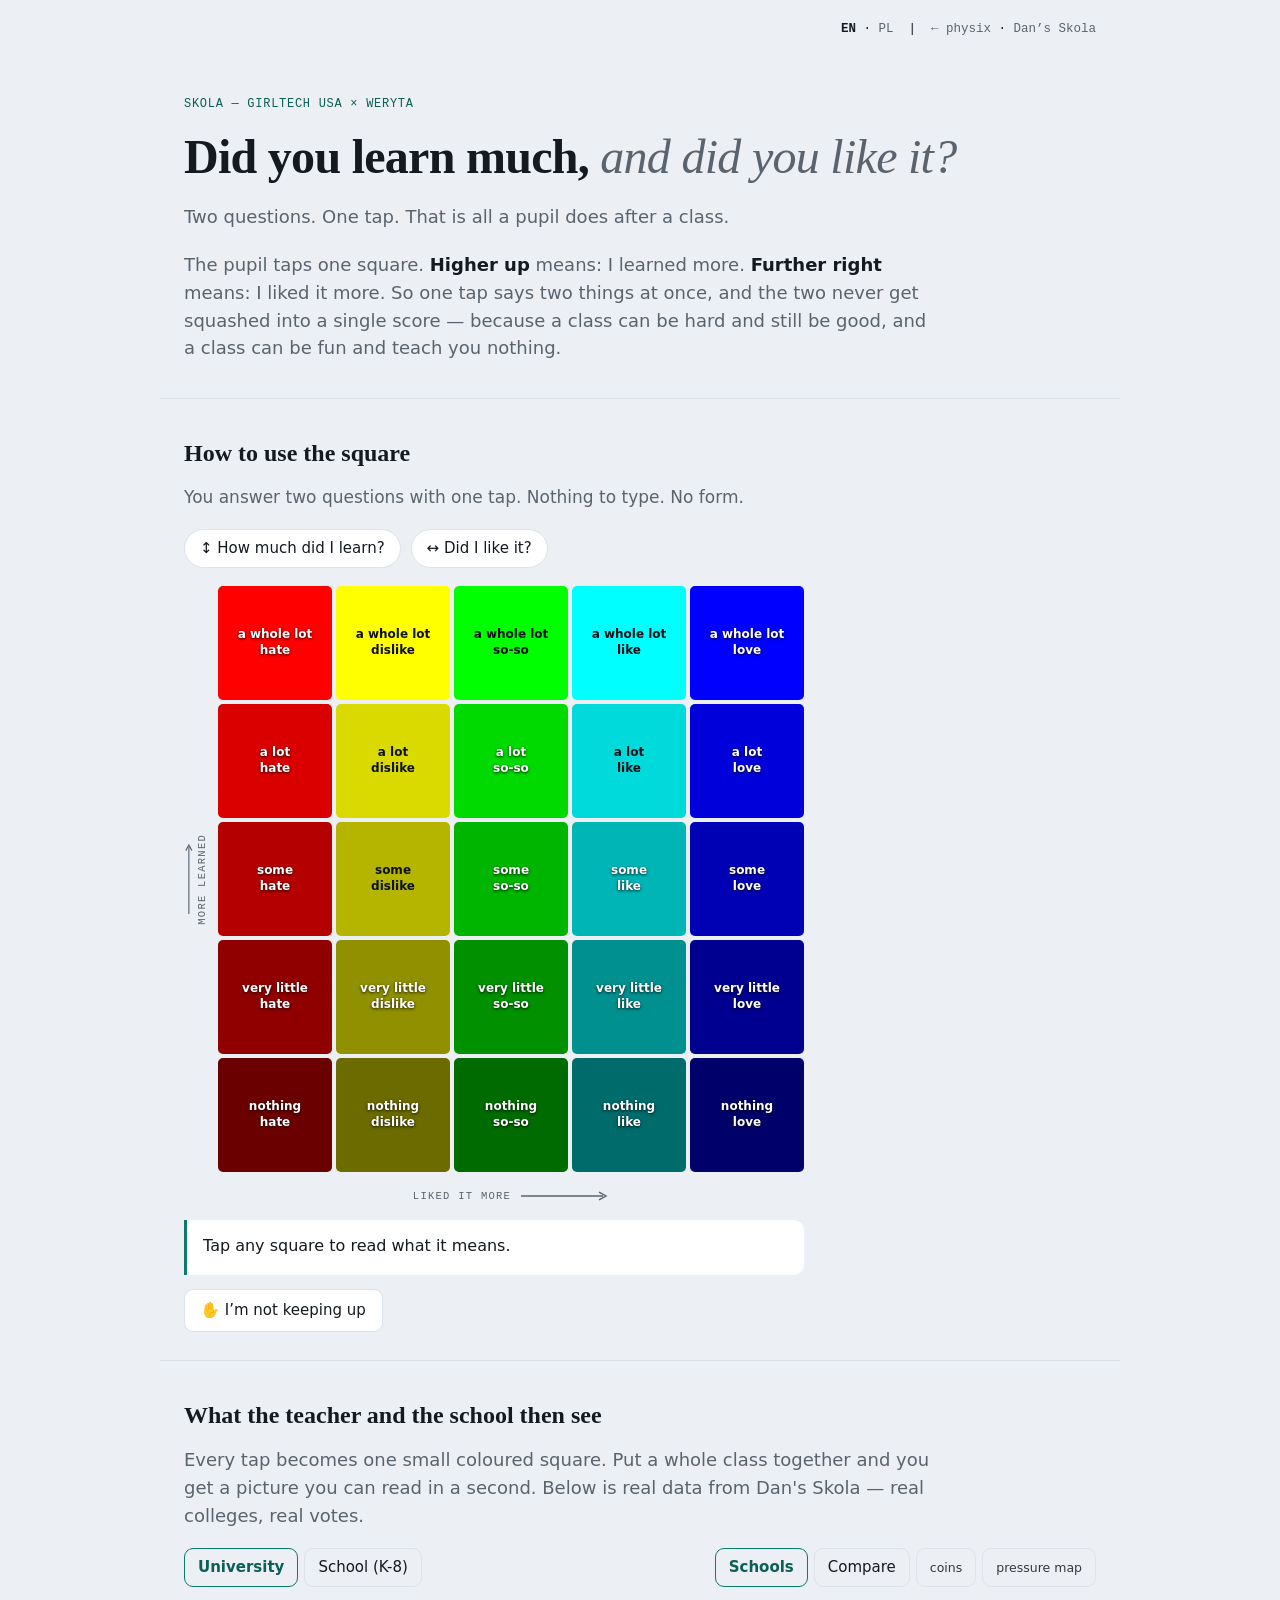
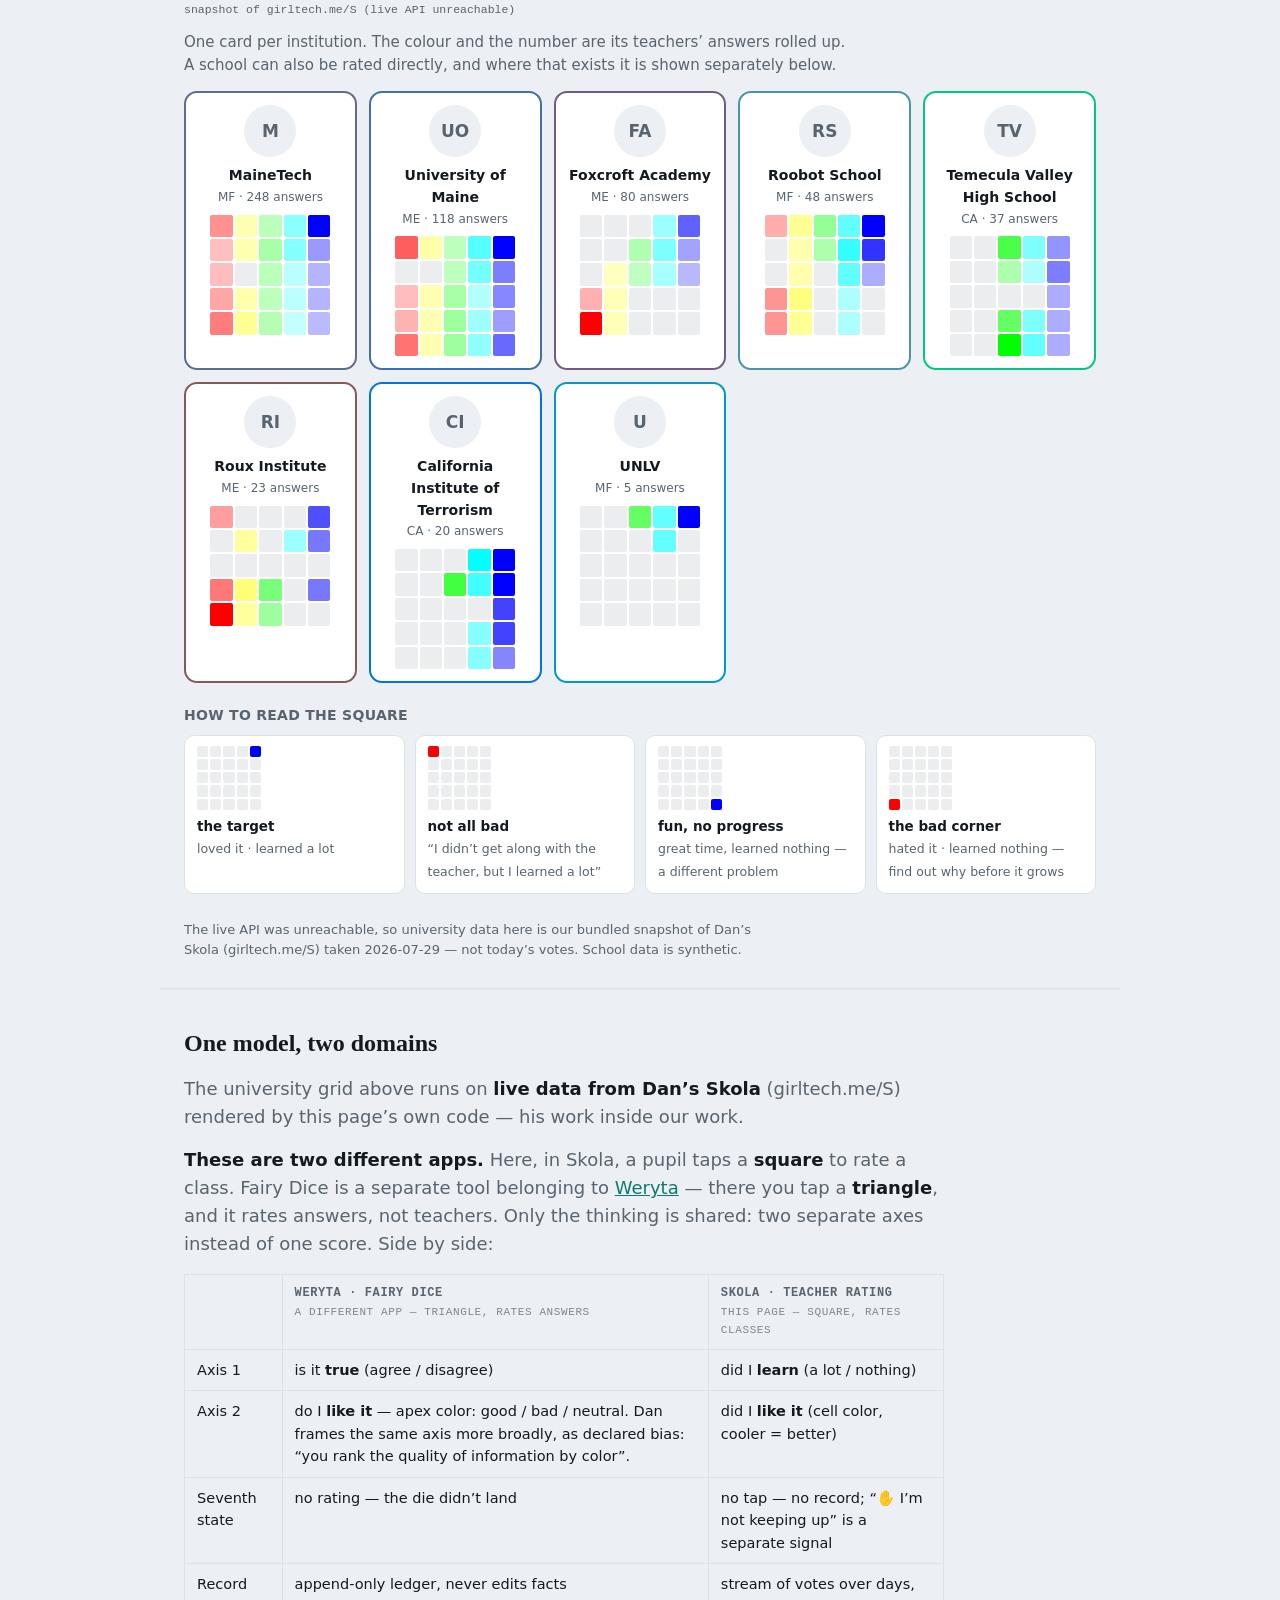
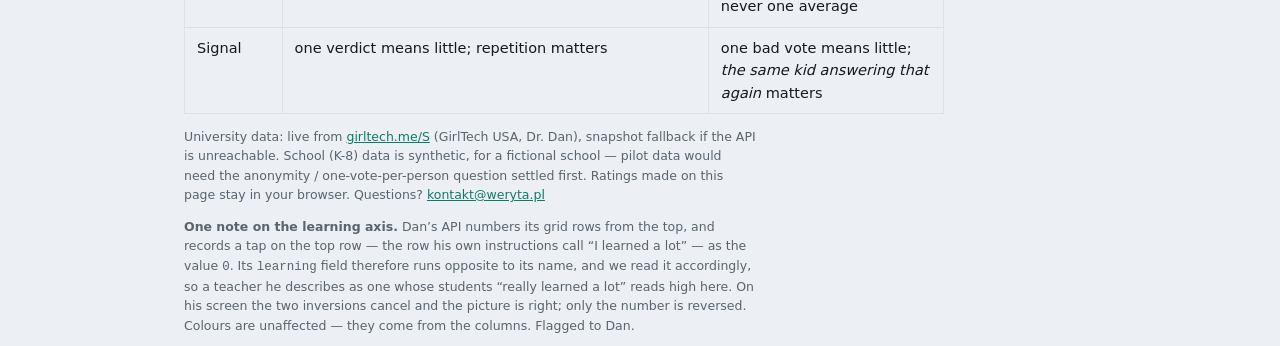
<file: index.html>
<!doctype html>
<html lang="en">
<head>
<meta charset="utf-8">
<meta name="viewport" content="width=device-width, initial-scale=1">
<meta name="description" content="Skola — rate a teacher on two axes: how much you learned and how much you liked it. One tap. The same model as Weryta's Fairy Dice, in a second domain.">
<link rel="canonical" href="https://skola.weryta.com/">
<link rel="alternate" hreflang="en" href="https://skola.weryta.com/">
<link rel="alternate" hreflang="pl" href="https://skola.weryta.com/pl/">
<link rel="alternate" hreflang="x-default" href="https://skola.weryta.com/">
<title>Skola — teacher rating on two axes, one tap</title>
<style>
:root{
  --paper:#eceff3; --card:#ffffff; --ink:#141a20; --muted:#59646f;
  --line:#dce2e9; --accent:#0e7a6b; --accent-ink:#0b5f54;
  --serif:"Iowan Old Style",Georgia,"Times New Roman",serif;
  --sans:system-ui,-apple-system,"Segoe UI",Roboto,Helvetica,sans-serif;
  --mono:ui-monospace,"SF Mono","JetBrains Mono","Cascadia Code",Menlo,monospace;
}
@media (prefers-color-scheme:dark){:root{
  --paper:#0d1217; --card:#151c23; --ink:#e7edf3; --muted:#94a2b0;
  --line:#232d38; --accent:#39b7a2; --accent-ink:#5fcdb9;
}}
*{box-sizing:border-box}
body{background:var(--paper);color:var(--ink);font-family:var(--sans);line-height:1.55;margin:0;-webkit-font-smoothing:antialiased}
.wrap{max-width:960px;margin:0 auto;padding:0 24px}
.rule{max-width:960px;margin:28px auto;border:0;border-top:1px solid var(--line)}
.langsw{max-width:960px;margin:0 auto;padding:20px 24px 0;font-family:var(--mono);font-size:12.5px;text-align:right}
.langsw a{color:var(--muted);text-decoration:none}.langsw a.on{color:var(--ink);font-weight:700}.langsw a:hover{color:var(--accent)}
.hero{padding:56px 24px 8px;max-width:960px;margin:0 auto}
.eyebrow{font-family:var(--mono);font-size:12px;letter-spacing:.06em;color:var(--accent-ink);text-transform:uppercase;margin:0 0 18px}
h1{font-family:var(--serif);font-size:clamp(32px,5.4vw,48px);font-weight:600;line-height:1.06;letter-spacing:-.015em;margin:0;text-wrap:balance}
h1 .light{color:var(--muted);font-style:italic;font-weight:500}
h2{font-family:var(--serif);font-size:24px;font-weight:600;margin:36px 0 12px}
.lede{font-size:18px;color:var(--muted);max-width:66ch;margin:20px 0 0}
.lede strong{color:var(--ink);font-weight:600}
table.map{border-collapse:collapse;width:100%;max-width:760px;font-size:14.5px}
table.map th,table.map td{border:1px solid var(--line);padding:9px 12px;text-align:left;vertical-align:top}
table.map th{font-family:var(--mono);font-size:12px;letter-spacing:.05em;text-transform:uppercase;color:var(--muted)}
footer{padding:44px 24px 72px;color:var(--muted);font-size:12.5px}
footer .fnote{max-width:72ch}
a{color:var(--accent)}
</style>
</head>
<body>
<div class="langsw"><a class="on" href="./">EN</a> · <a href="pl/">PL</a> &nbsp;|&nbsp; <a href="https://physix.weryta.com/">← physix</a> · <a href="https://girltech.me/S">Dan’s Skola</a></div>
<section class="hero">
  <p class="eyebrow">Skola — GirlTech USA × Weryta</p>
  <h1>Did you learn much, <span class="light">and did you like it?</span></h1>
  <p class="lede">Two questions. One tap. That is all a pupil does after a class.</p>
  <p class="lede">The pupil taps one square. <strong>Higher up</strong> means: I learned more.
  <strong>Further right</strong> means: I liked it more. So one tap says two things at once,
  and the two never get squashed into a single score — because a class can be hard and still
  be good, and a class can be fun and teach you nothing.</p>
</section>
<hr class="rule">
<section class="wrap">
  <h2>How to use the square</h2>
  <div id="skola-guide"></div>
</section>
<hr class="rule">
<section class="wrap">
  <h2>What the teacher and the school then see</h2>
  <p class="lede" style="margin:0 0 18px">Every tap becomes one small coloured square.
  Put a whole class together and you get a picture you can read in a second.
  Below is real data from Dan's Skola — real colleges, real votes.</p>
  <div id="skola"></div>
</section>
<hr class="rule">
<section class="wrap">
  <h2>One model, two domains</h2>
  <p class="lede" style="margin:0 0 16px">The university grid above runs on <strong>live data from Dan’s Skola</strong>
  (girltech.me/S) rendered by this page’s own code — his work inside our work.</p>
  <p class="lede" style="margin:0 0 16px"><strong>These are two different apps.</strong> Here, in Skola,
  a pupil taps a <strong>square</strong> to rate a class. Fairy Dice is a separate tool belonging to
  <a href="https://weryta.pl">Weryta</a> — there you tap a <strong>triangle</strong>, and it rates
  answers, not teachers. Only the thinking is shared: two separate axes instead of one score.
  Side by side:</p>
  <table class="map">
    <tr><th></th><th>Weryta · Fairy Dice<br><span style="font-weight:400;font-size:11px;opacity:.75">a different app — triangle, rates answers</span></th><th>Skola · teacher rating<br><span style="font-weight:400;font-size:11px;opacity:.75">this page — square, rates classes</span></th></tr>
    <tr><td>Axis 1</td><td>is it <strong>true</strong> (agree / disagree)</td><td>did I <strong>learn</strong> (a lot / nothing)</td></tr>
    <tr><td>Axis 2</td><td>do I <strong>like it</strong> — apex color: good / bad / neutral.
        Dan frames the same axis more broadly, as declared bias: “you rank the quality of information by color”.</td>
        <td>did I <strong>like it</strong> (cell color, cooler = better)</td></tr>
    <tr><td>Seventh state</td><td>no rating — the die didn’t land</td><td>no tap — no record; “✋ I’m not keeping up” is a separate signal</td></tr>
    <tr><td>Record</td><td>append-only ledger, never edits facts</td><td>stream of votes over days, never one average</td></tr>
    <tr><td>Signal</td><td>one verdict means little; repetition matters</td><td>one bad vote means little; <em>the same kid answering that again</em> matters</td></tr>
  </table>
</section>
<footer class="wrap">
  <p class="fnote">University data: live from <a href="https://girltech.me/S">girltech.me/S</a> (GirlTech USA, Dr. Dan),
  snapshot fallback if the API is unreachable. School (K-8) data is synthetic, for a fictional school —
  pilot data would need the anonymity / one-vote-per-person question settled first. Ratings made on this
  page stay in your browser. Questions? <a href="mailto:kontakt@weryta.pl">kontakt@weryta.pl</a></p>
  <p class="fnote" style="margin-top:12px"><strong>One note on the learning axis.</strong> Dan’s API numbers its
  grid rows from the top, and records a tap on the top row — the row his own instructions call “I learned a
  lot” — as the value <code>0</code>. Its <code>learning</code> field therefore runs opposite to its name, and
  we read it accordingly, so a teacher he describes as one whose students “really learned a lot” reads high
  here. On his screen the two inversions cancel and the picture is right; only the number is reversed. Colours
  are unaffected — they come from the columns. Flagged to Dan.</p>
</footer>
<script src="assets/skola-data.js"></script>
<script src="assets/skola.js"></script>
<script>
Skola.guide(document.getElementById('skola-guide'), 'en');
Skola.mount(document.getElementById('skola'), { lang: 'en' });
</script>
</body>
</html>
</file>
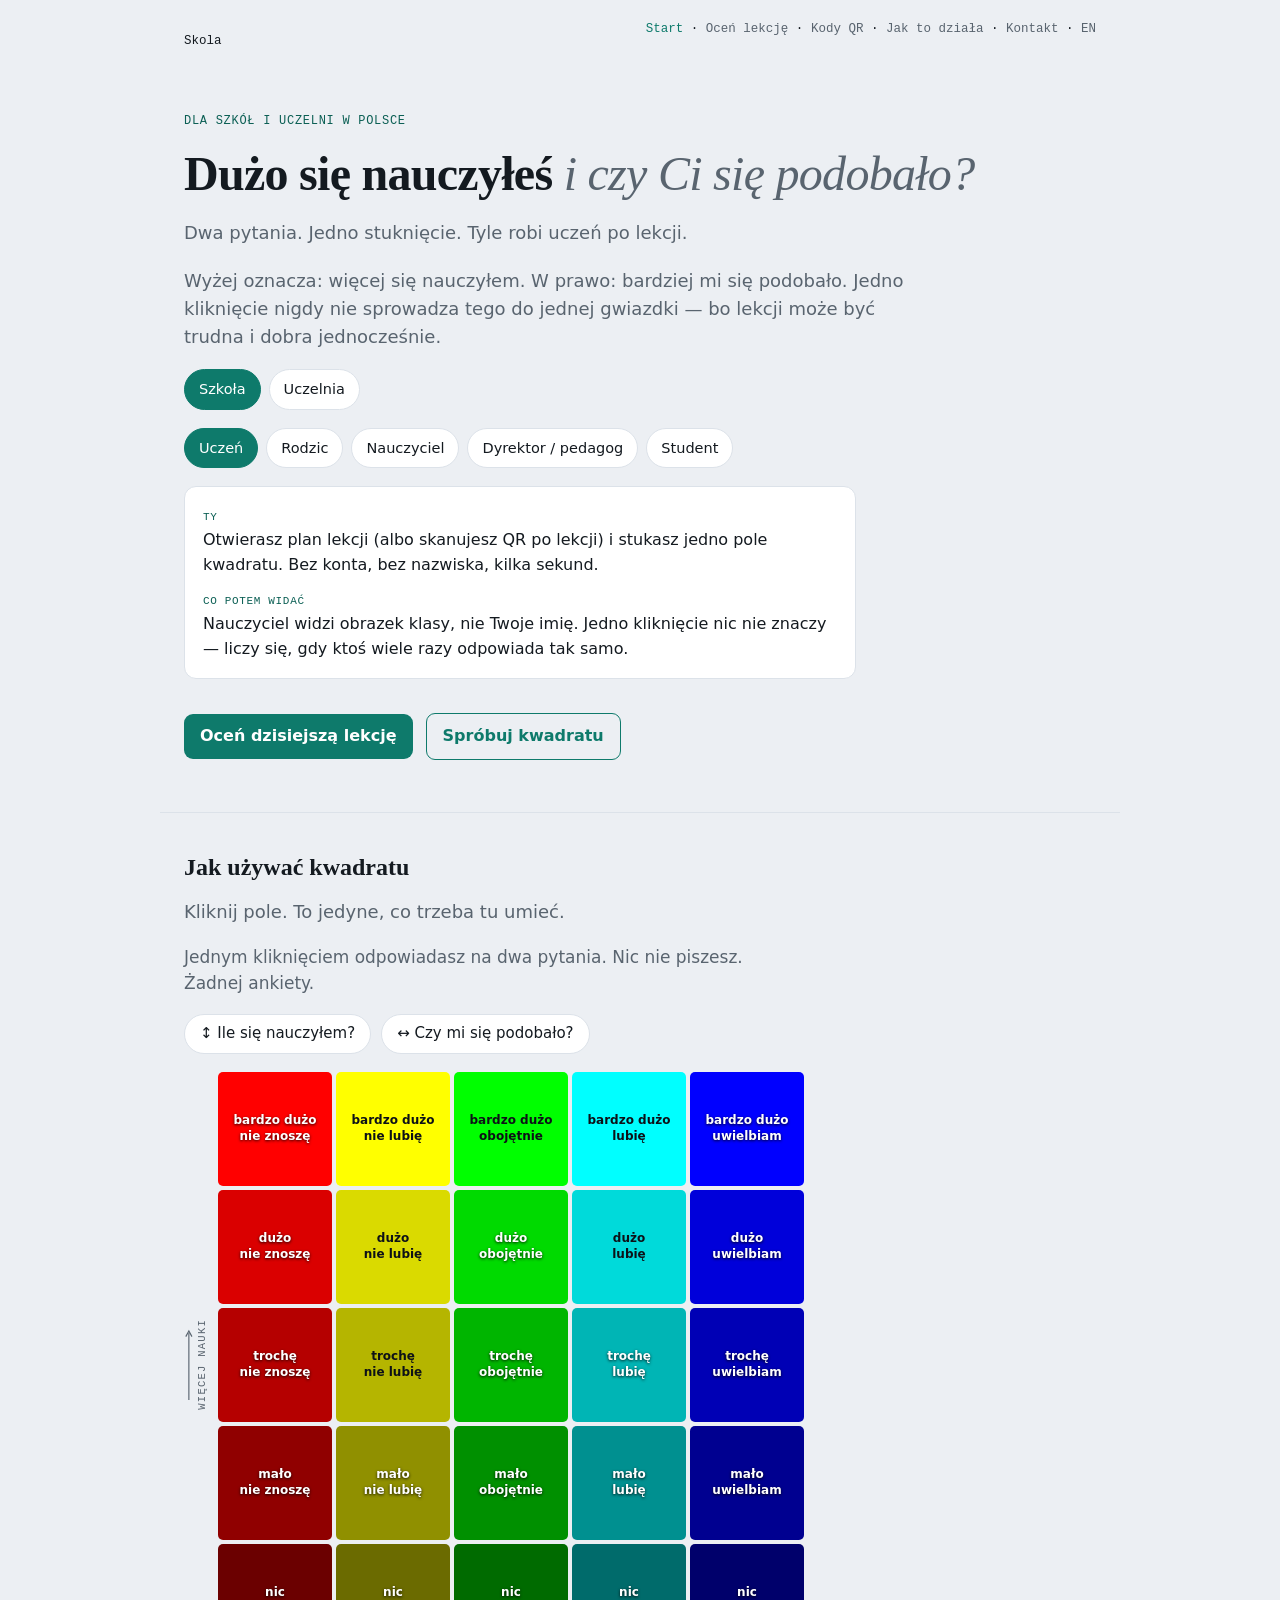
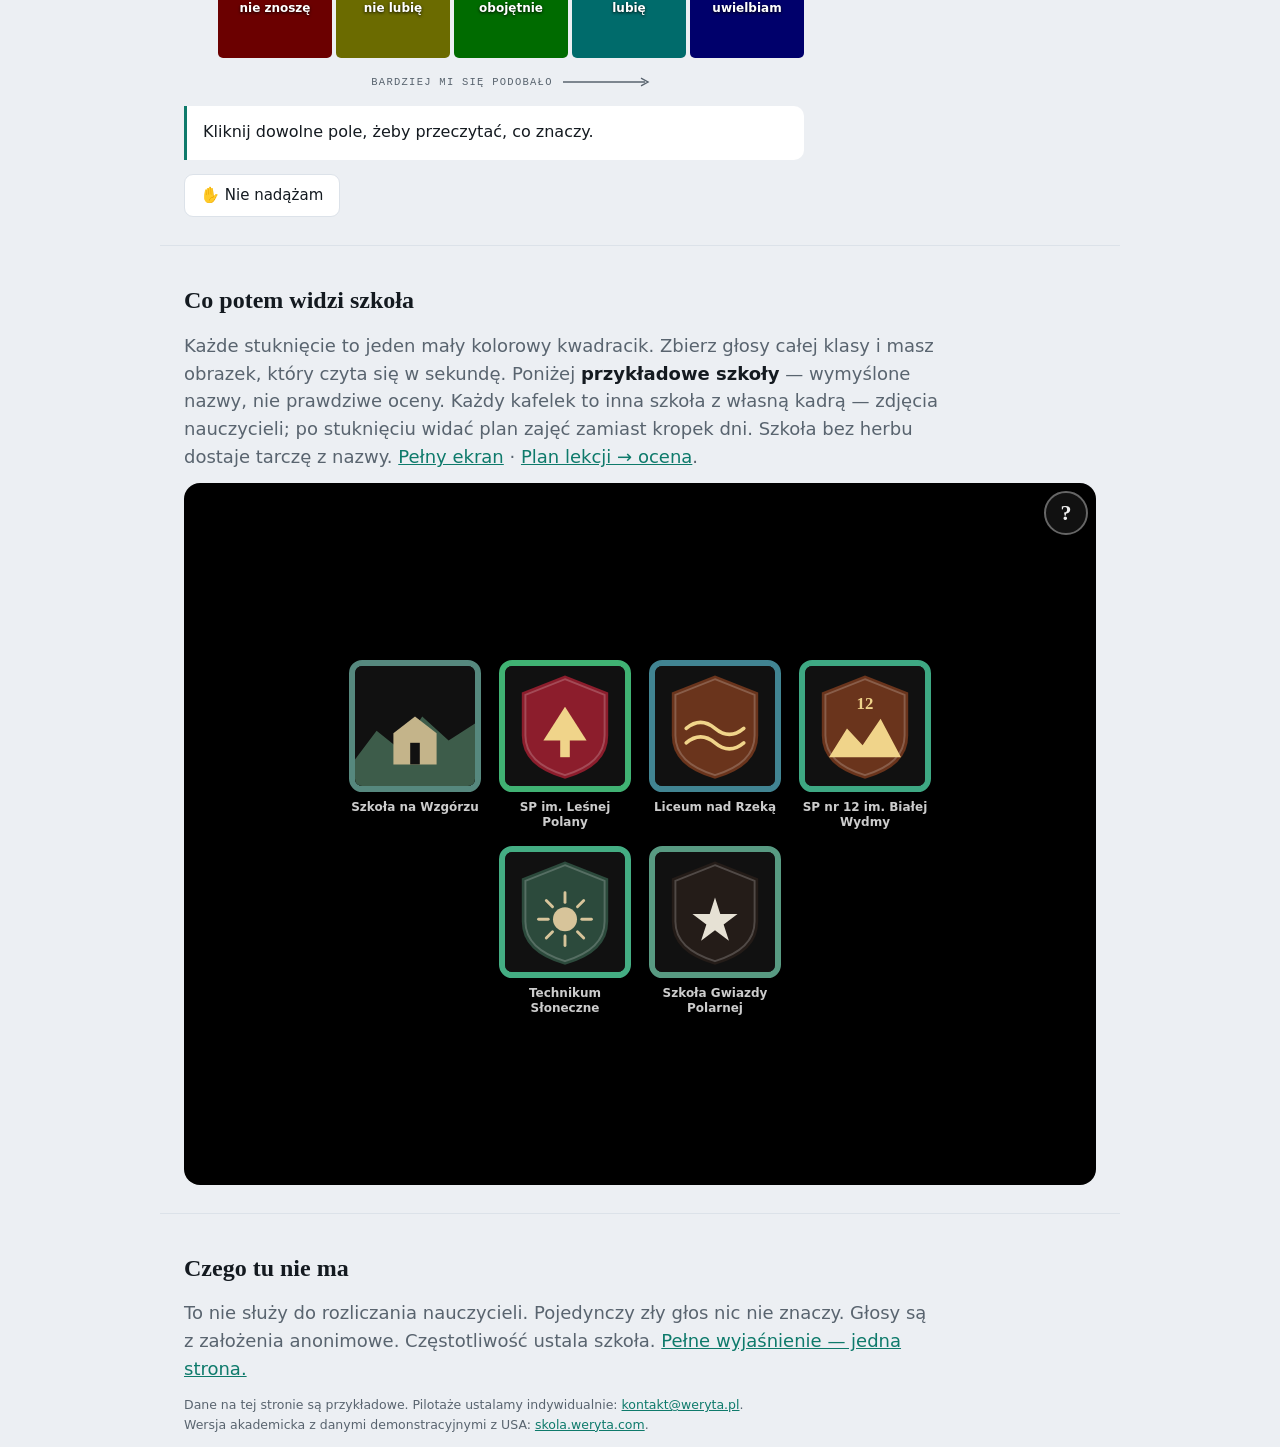
<file: pl/index.html>
<!doctype html>
<html lang="pl">
<head>
<meta charset="utf-8">
<meta name="viewport" content="width=device-width, initial-scale=1, viewport-fit=cover">
<meta name="description" content="Skola — ocena zajęć na dwóch osiach: ile się nauczyłem i czy mi się podobało. Jedno stuknięcie. Dla szkół i uczelni w Polsce.">
<meta property="og:title" content="Skola — dwie osie zamiast jednej gwiazdki">
<meta property="og:description" content="Ocena zajęć na dwóch osiach: ile się nauczyłem i czy mi się podobało. Jedno stuknięcie.">
<meta property="og:image" content="https://szpili.github.io/skola-pl/assets/og.png">
<meta name="twitter:card" content="summary_large_image">
<link rel="alternate" hreflang="pl" href="./">
<link rel="alternate" hreflang="en" href="en/">
<title>Skola — ile się nauczyłeś i czy Ci się podobało?</title>
<link rel="stylesheet" href="assets/site.css">
<link rel="stylesheet" href="assets/tiles.css?v=11">
</head>
<body>
<nav class="top">
  <span class="sk-egg-mark">Skola</span>
  <span>
    <a class="on" href="./">Start</a>
    · <a href="rate.html">Oceń lekcję</a>
    · <a href="qr.html">Kody QR</a>
    · <a href="explainer.html">Jak to działa</a>
    · <a href="mailto:kontakt@weryta.pl">Kontakt</a>
    · <a href="en/">EN</a>
  </span>
</nav>
<section class="hero">
  <p class="eyebrow">Dla szkół i uczelni w Polsce</p>
  <h1>Dużo się nauczyłeś <span class="light">i czy Ci się podobało?</span></h1>
  <p class="lede">Dwa pytania. Jedno stuknięcie. Tyle robi <span data-noun="person">uczeń</span> po <span data-noun="lesson">lekcji</span>.</p>
  <p class="lede">Wyżej oznacza: więcej się nauczyłem. W prawo: bardziej mi się podobało.
  Jedno kliknięcie nigdy nie sprowadza tego do jednej gwiazdki — bo <span data-noun="lesson">lekcja</span> może być trudna i dobra jednocześnie.</p>
  <div class="chips" role="group" aria-label="Szkoła albo uczelnia">
    <button type="button" data-track="szkola">Szkoła</button>
    <button type="button" data-track="uczelnia">Uczelnia</button>
  </div>
  <div class="chips" role="group" aria-label="Kim jesteś">
    <button type="button" data-role="uczen">Uczeń</button>
    <button type="button" data-role="rodzic">Rodzic</button>
    <button type="button" data-role="nauczyciel">Nauczyciel</button>
    <button type="button" data-role="dyrektor">Dyrektor / pedagog</button>
    <button type="button" data-role="student">Student</button>
  </div>
  <div class="rolebox" id="role-copy"></div>
  <p>
    <a class="cta" href="rate.html">Oceń dzisiejszą lekcję</a>
    <a class="cta ghost" href="#kwadrat">Spróbuj kwadratu</a>
  </p>
</section>
<hr class="rule">
<section class="wrap" id="kwadrat">
  <h2>Jak używać kwadratu</h2>
   <p class="lede" style="margin:0 0 18px">Kliknij pole. To jedyne, co trzeba tu umieć.</p>
  <div id="skola-guide"></div>
</section>
<hr class="rule">
<section class="wrap">
  <h2>Co potem widzi <span data-noun="place">szkoła</span></h2>
  <p class="lede" style="margin:0 0 12px">Każde stuknięcie to jeden mały kolorowy kwadracik.
  Zbierz głosy całej klasy i masz obrazek, który czyta się w sekundę.
  Poniżej <strong>przykładowe szkoły</strong> — wymyślone nazwy, nie prawdziwe oceny.
  Każdy kafelek to inna szkoła z własną kadrą — zdjęcia nauczycieli; po stuknięciu widać plan zajęć zamiast kropek dni.
  Szkoła bez herbu dostaje tarczę z nazwy.
  <a href="app.html">Pełny ekran</a> · <a href="rate.html">Plan lekcji → ocena</a>.</p>
  <div id="skola"></div>
</section>
<hr class="rule">
<section class="wrap">
  <h2>Czego tu nie ma</h2>
  <p class="lede" style="margin:0">To nie służy do rozliczania nauczycieli. Pojedynczy zły głos nic nie znaczy.
  Głosy są z założenia anonimowe. Częstotliwość ustala <span data-noun="place">szkoła</span>.
  <a href="explainer.html">Pełne wyjaśnienie — jedna strona.</a></p>
</section>
<footer class="wrap">
  <p class="fnote">Dane na tej stronie są przykładowe. Pilotaże ustalamy indywidualnie:
  <a href="mailto:kontakt@weryta.pl">kontakt@weryta.pl</a>.
  Wersja akademicka z danymi demonstracyjnymi z USA: <a href="https://skola.weryta.com/">skola.weryta.com</a>.</p>
</footer>
<script src="assets/skola.js?v=tiles11"></script>
<script src="assets/site.js"></script>
<script>
Skola.guide(document.getElementById('skola-guide'), 'pl');
Skola.tiles(document.getElementById('skola'), { lang: 'pl', assetBase: 'assets/' });
</script>
<!-- jajka off: ?eggs=0 (klei się w tej przeglądarce). z powrotem: ?eggs=1. albo wywal ten tag. -->
<script src="assets/eggs.js?v=4"></script>
</body>
</html>
</file>
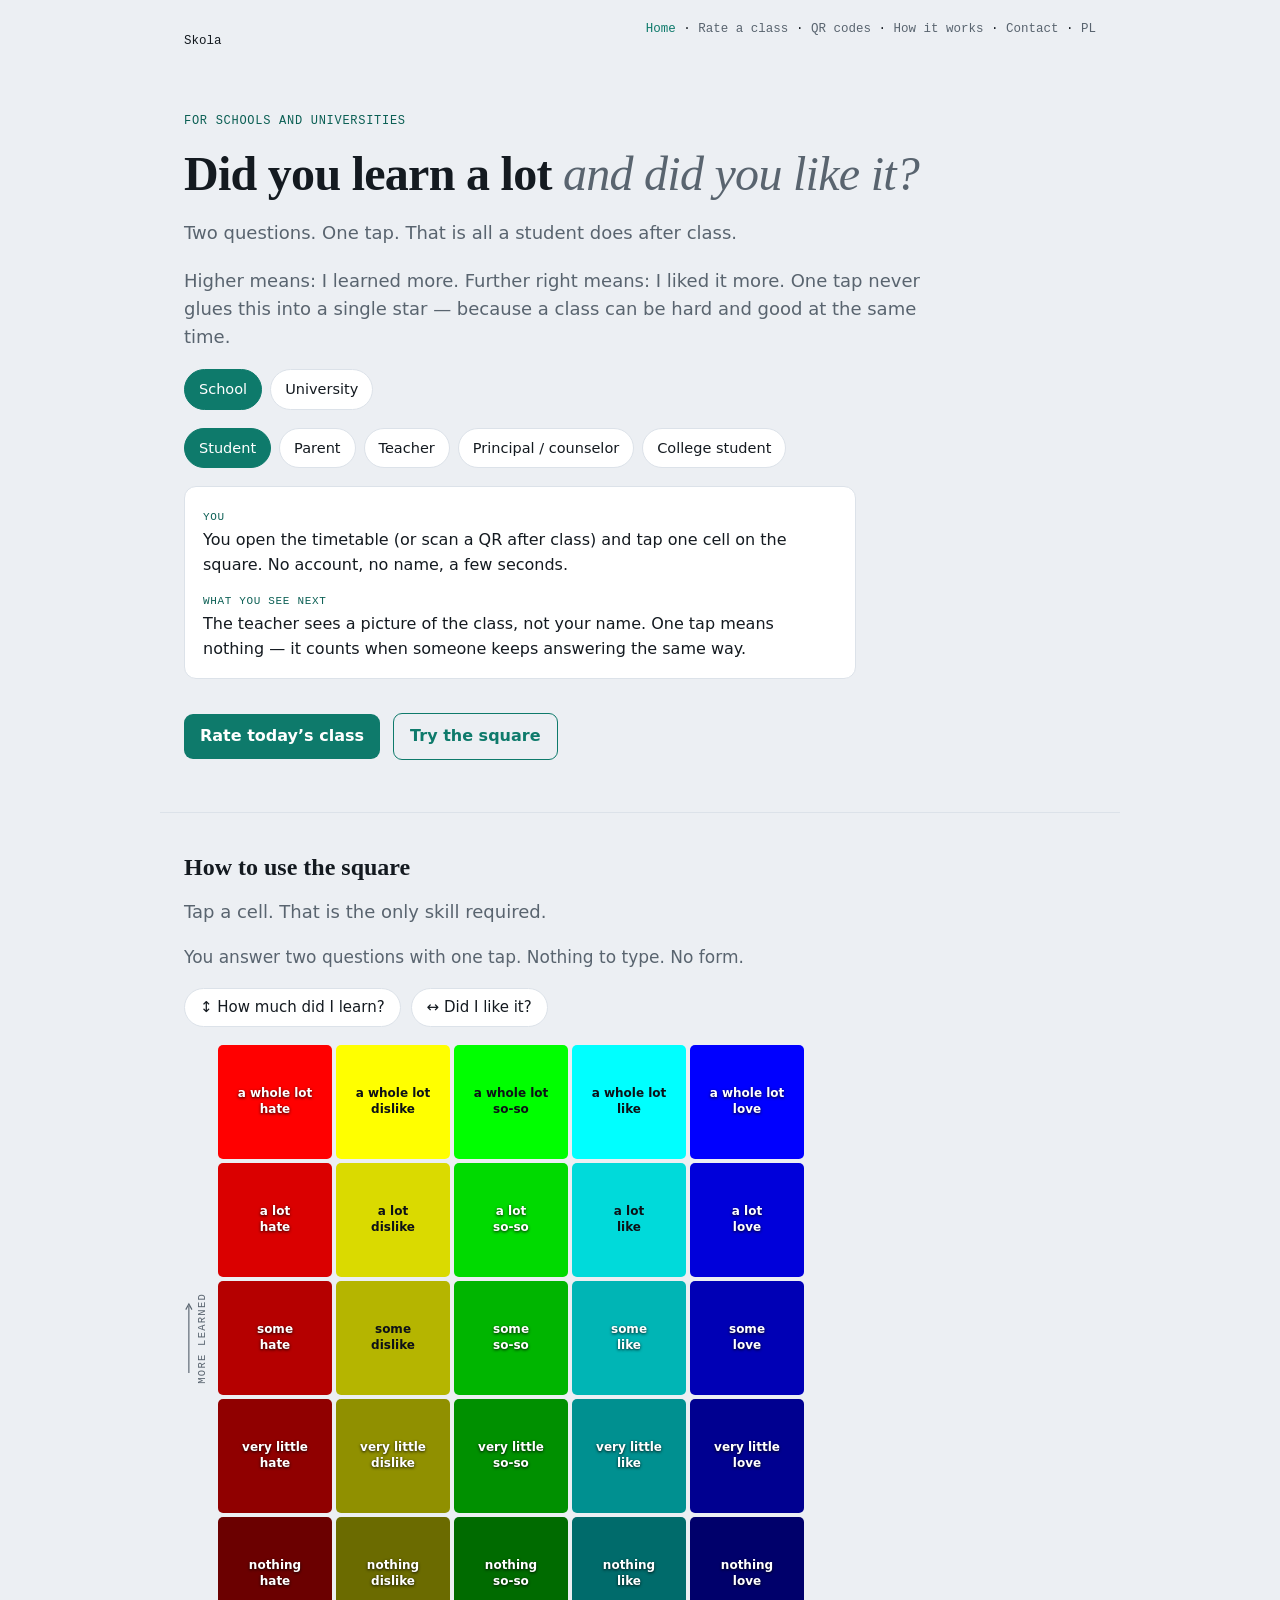
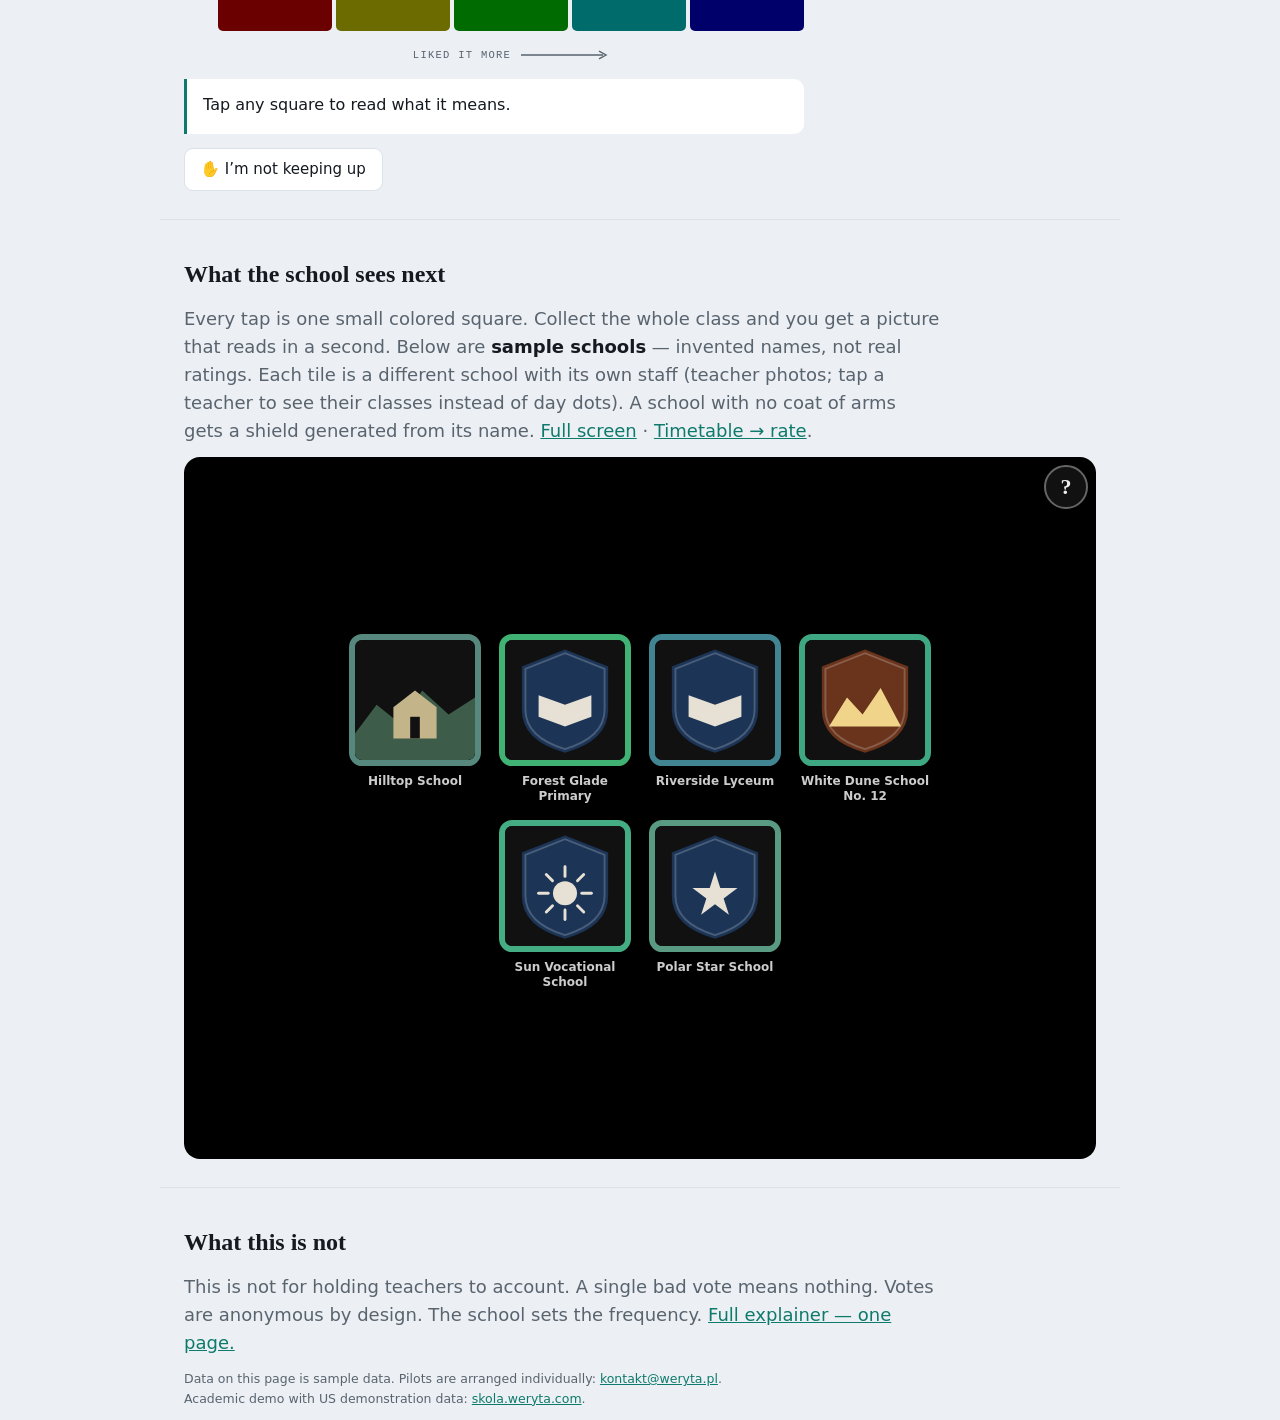
<file: pl/en/index.html>
<!doctype html>
<html lang="en">
<head>
<meta charset="utf-8">
<meta name="viewport" content="width=device-width, initial-scale=1, viewport-fit=cover">
<meta name="description" content="Skola — rate a class on two axes: how much you learned and whether you liked it. One tap. For schools and universities.">
<meta property="og:title" content="Skola — two axes instead of one star">
<meta property="og:description" content="Rate a class on two axes: how much you learned and whether you liked it. One tap.">
<meta property="og:image" content="https://szpili.github.io/skola-pl/assets/og.png">
<meta name="twitter:card" content="summary_large_image">
<link rel="alternate" hreflang="en" href="./">
<link rel="alternate" hreflang="pl" href="../">
<title>Skola — did you learn a lot, and did you like it?</title>
<link rel="stylesheet" href="../assets/site.css">
<link rel="stylesheet" href="../assets/tiles.css?v=11">
</head>
<body>
<nav class="top">
  <span class="sk-egg-mark">Skola</span>
  <span>
    <a class="on" href="./">Home</a>
    · <a href="rate.html">Rate a class</a>
    · <a href="qr.html">QR codes</a>
    · <a href="explainer.html">How it works</a>
    · <a href="mailto:kontakt@weryta.pl">Contact</a>
    · <a href="../">PL</a>
  </span>
</nav>
<section class="hero">
  <p class="eyebrow">For schools and universities</p>
  <h1>Did you learn a lot <span class="light">and did you like it?</span></h1>
  <p class="lede">Two questions. One tap. That is all a <span data-noun="person">student</span> does after <span data-noun="lesson">class</span>.</p>
  <p class="lede">Higher means: I learned more. Further right means: I liked it more.
  One tap never glues this into a single star — because a <span data-noun="lesson">class</span> can be hard and good at the same time.</p>
  <div class="chips" role="group" aria-label="School or university">
    <button type="button" data-track="szkola">School</button>
    <button type="button" data-track="uczelnia">University</button>
  </div>
  <div class="chips" role="group" aria-label="Who you are">
    <button type="button" data-role="uczen">Student</button>
    <button type="button" data-role="rodzic">Parent</button>
    <button type="button" data-role="nauczyciel">Teacher</button>
    <button type="button" data-role="dyrektor">Principal / counselor</button>
    <button type="button" data-role="student">College student</button>
  </div>
  <div class="rolebox" id="role-copy"></div>
  <p>
    <a class="cta" href="rate.html">Rate today’s class</a>
    <a class="cta ghost" href="#square">Try the square</a>
  </p>
</section>
<hr class="rule">
<section class="wrap" id="square">
  <h2>How to use the square</h2>
  <p class="lede" style="margin:0 0 18px">Tap a cell. That is the only skill required.</p>
  <div id="skola-guide"></div>
</section>
<hr class="rule">
<section class="wrap">
  <h2>What the <span data-noun="place">school</span> sees next</h2>
  <p class="lede" style="margin:0 0 12px">Every tap is one small colored square.
  Collect the whole class and you get a picture that reads in a second.
  Below are <strong>sample schools</strong> — invented names, not real ratings.
  Each tile is a different school with its own staff (teacher photos; tap a teacher to see their classes instead of day dots).
  A school with no coat of arms gets a shield generated from its name.
  <a href="app.html">Full screen</a> · <a href="rate.html">Timetable → rate</a>.</p>
  <div id="skola"></div>
</section>
<hr class="rule">
<section class="wrap">
  <h2>What this is not</h2>
  <p class="lede" style="margin:0">This is not for holding teachers to account. A single bad vote means nothing.
  Votes are anonymous by design. The <span data-noun="place">school</span> sets the frequency.
  <a href="explainer.html">Full explainer — one page.</a></p>
</section>
<footer class="wrap">
  <p class="fnote">Data on this page is sample data. Pilots are arranged individually:
  <a href="mailto:kontakt@weryta.pl">kontakt@weryta.pl</a>.
  Academic demo with US demonstration data: <a href="https://skola.weryta.com/">skola.weryta.com</a>.</p>
</footer>
<script src="../assets/skola.js?v=tiles11"></script>
<script src="../assets/site.js"></script>
<script>
Skola.guide(document.getElementById('skola-guide'), 'en');
Skola.tiles(document.getElementById('skola'), { lang: 'en', assetBase: '../assets/' });
</script>
<!-- eggs off: ?eggs=0 (sticky in this browser). back on: ?eggs=1. or drop this tag. -->
<script src="../assets/eggs.js?v=4"></script>
</body>
</html>
</file>
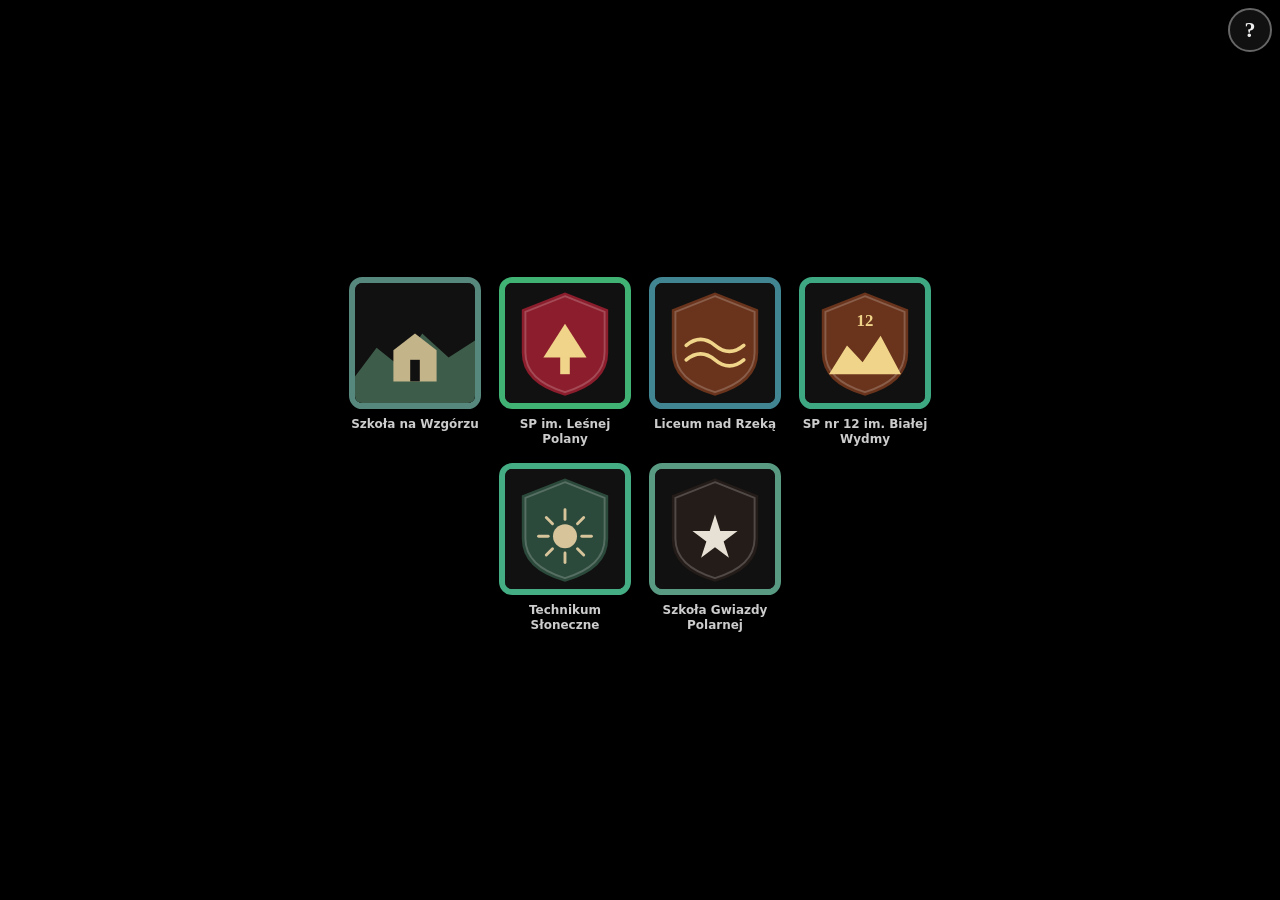
<file: pl/app.html>
<!doctype html>
<html lang="pl" class="skt-page">
<head>
<meta charset="utf-8">
<meta name="viewport" content="width=device-width, initial-scale=1, viewport-fit=cover">
<meta name="description" content="Skola — kafelki. Klik, bez tekstu.">
<title>Skola</title>
<link rel="stylesheet" href="assets/tiles.css?v=11">
</head>
<body class="skt-page">
<div id="skola"></div>
<script src="assets/skola.js?v=tiles11"></script>
<script>
Skola.tiles(document.getElementById('skola'), { lang: 'pl', assetBase: 'assets/', hash: true });
</script>
<script src="assets/eggs.js?v=4"></script>
</body>
</html>
</file>
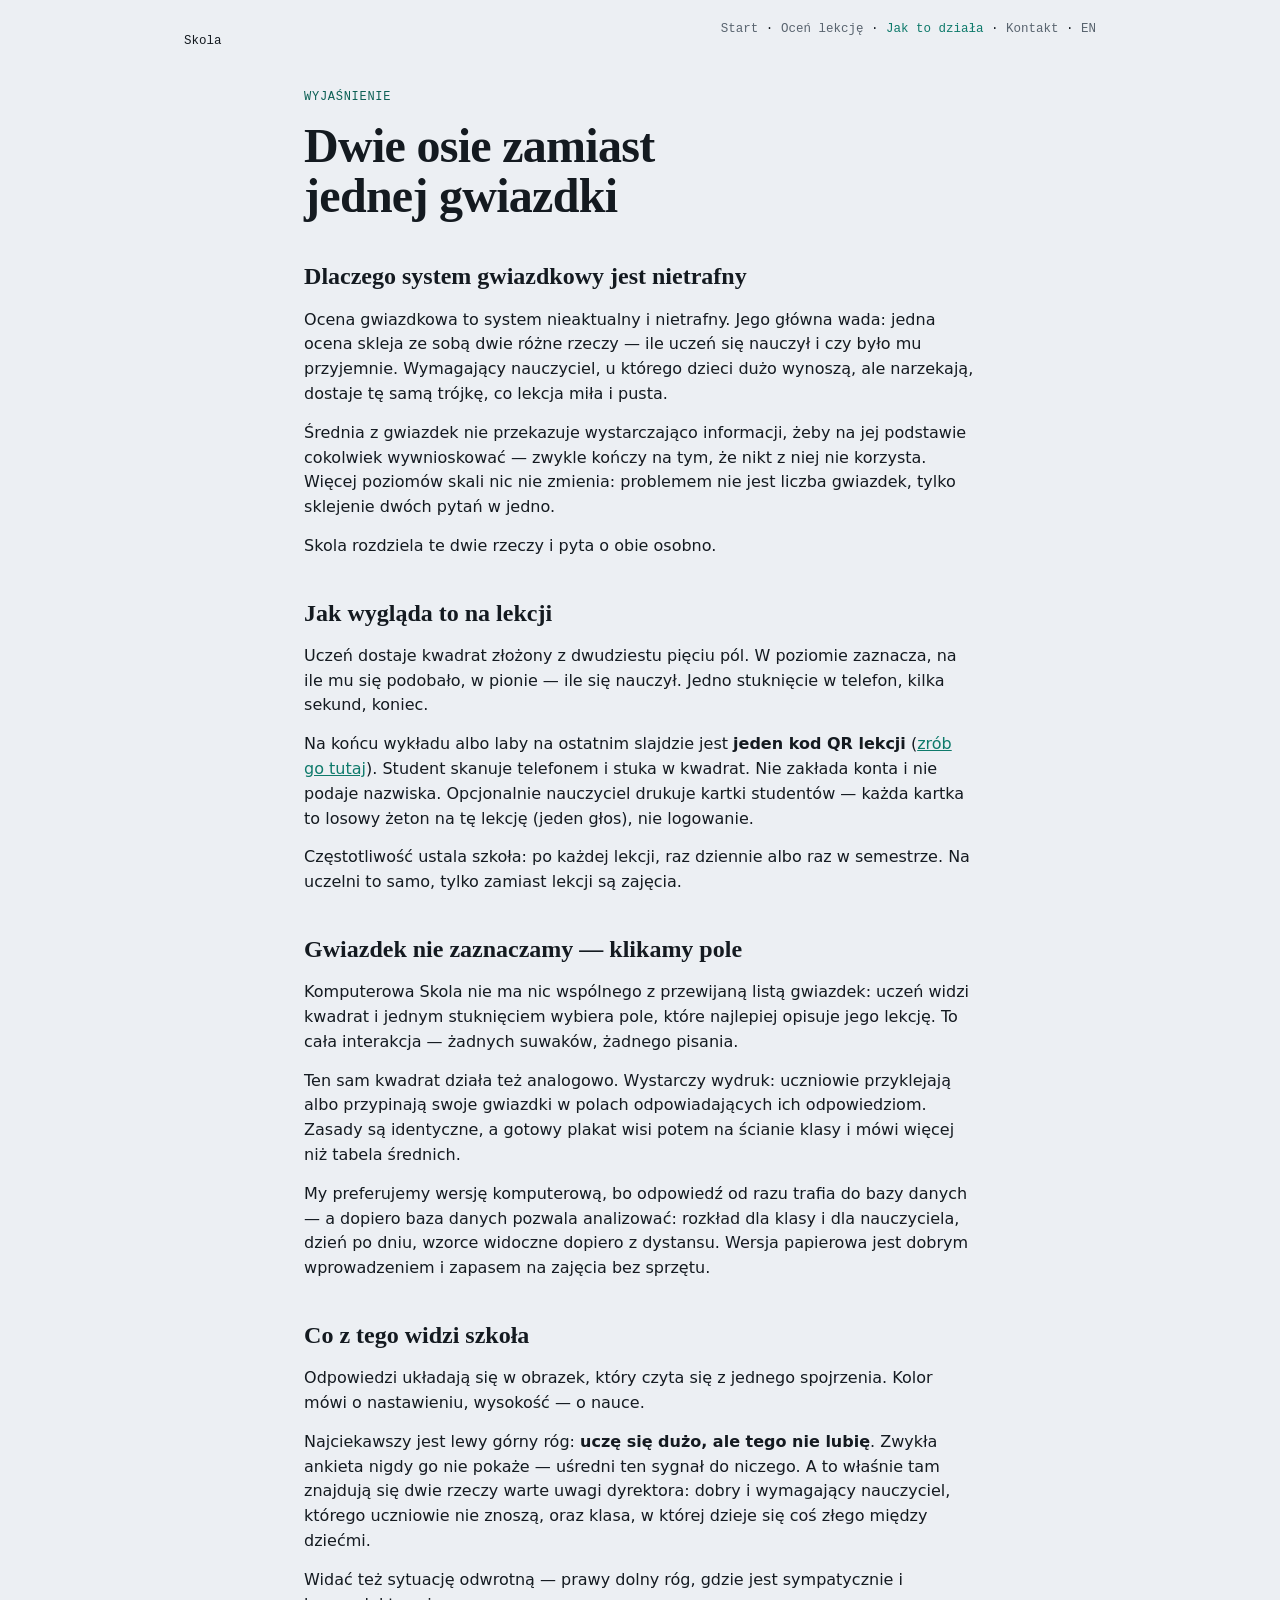
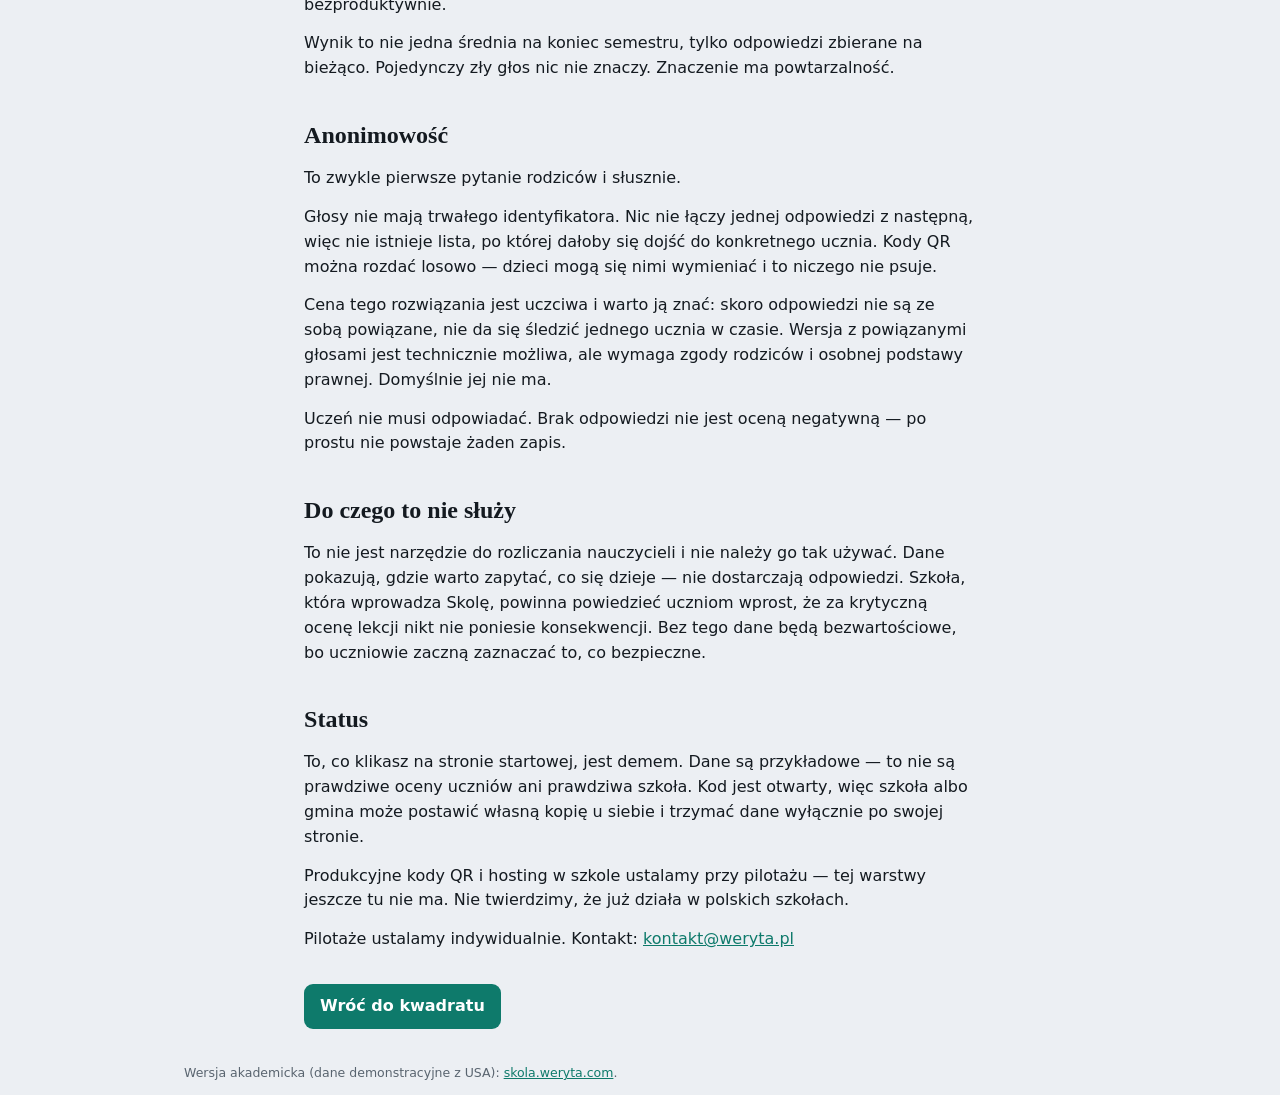
<file: pl/explainer.html>
<!doctype html>
<html lang="pl">
<head>
<meta charset="utf-8">
<meta name="viewport" content="width=device-width, initial-scale=1, viewport-fit=cover">
<meta name="description" content="Skola — dwie osie zamiast jednej gwiazdki. Wyjaśnienie dla szkół i uczelni w Polsce.">
<link rel="alternate" hreflang="pl" href="./explainer.html">
<link rel="alternate" hreflang="en" href="en/explainer.html">
<title>Skola — jak to działa</title>
<link rel="stylesheet" href="assets/site.css">
</head>
<body>
<nav class="top">
  <span class="sk-egg-mark">Skola</span>
  <span>
    <a href="./">Start</a>
    · <a href="rate.html">Oceń lekcję</a>
    · <a class="on" href="explainer.html">Jak to działa</a>
    · <a href="mailto:kontakt@weryta.pl">Kontakt</a>
    · <a href="en/explainer.html">EN</a>
  </span>
</nav>
<article class="wrap prose">
  <p class="eyebrow">Wyjaśnienie</p>
  <h1>Dwie osie zamiast jednej gwiazdki</h1>

  <h2>Dlaczego system gwiazdkowy jest nietrafny</h2>
  <p>Ocena gwiazdkowa to system nieaktualny i nietrafny. Jego główna wada:
  jedna ocena skleja ze sobą dwie różne rzeczy — ile uczeń się nauczył
  i czy było mu przyjemnie. Wymagający nauczyciel, u którego dzieci dużo wynoszą,
  ale narzekają, dostaje tę samą trójkę, co lekcja miła i pusta.</p>
  <p>Średnia z gwiazdek nie przekazuje wystarczająco informacji, żeby na jej
  podstawie cokolwiek wywnioskować — zwykle kończy na tym, że nikt z niej
  nie korzysta. Więcej poziomów skali nic nie zmienia: problemem nie jest
  liczba gwiazdek, tylko sklejenie dwóch pytań w jedno.</p>
  <p>Skola rozdziela te dwie rzeczy i pyta o obie osobno.</p>

  <h2>Jak wygląda to na lekcji</h2>
  <p>Uczeń dostaje kwadrat złożony z dwudziestu pięciu pól. W poziomie zaznacza,
  na ile mu się podobało, w pionie — ile się nauczył. Jedno stuknięcie w telefon,
  kilka sekund, koniec.</p>
  <p>Na końcu wykładu albo laby na ostatnim slajdzie jest <strong>jeden kod QR lekcji</strong>
  (<a href="qr.html">zrób go tutaj</a>). Student skanuje telefonem i stuka w kwadrat.
  Nie zakłada konta i nie podaje nazwiska. Opcjonalnie nauczyciel drukuje kartki studentów —
  każda kartka to losowy żeton na tę lekcję (jeden głos), nie logowanie.</p>
  <p>Częstotliwość ustala szkoła: po każdej lekcji, raz dziennie albo raz
  w semestrze. Na uczelni to samo, tylko zamiast lekcji są zajęcia.</p>

  <h2>Gwiazdek nie zaznaczamy — klikamy pole</h2>
  <p>Komputerowa Skola nie ma nic wspólnego z przewijaną listą gwiazdek:
  uczeń widzi kwadrat i jednym stuknięciem wybiera pole, które najlepiej
  opisuje jego lekcję. To cała interakcja — żadnych suwaków, żadnego pisania.</p>
  <p>Ten sam kwadrat działa też analogowo. Wystarczy wydruk: uczniowie
  przyklejają albo przypinają swoje gwiazdki w polach odpowiadających ich
  odpowiedziom. Zasady są identyczne, a gotowy plakat wisi potem na ścianie
  klasy i mówi więcej niż tabela średnich.</p>
  <p>My preferujemy wersję komputerową, bo odpowiedź od razu trafia do bazy
  danych — a dopiero baza danych pozwala analizować: rozkład dla klasy i dla
  nauczyciela, dzień po dniu, wzorce widoczne dopiero z dystansu. Wersja
  papierowa jest dobrym wprowadzeniem i zapasem na zajęcia bez sprzętu.</p>

  <h2>Co z tego widzi szkoła</h2>
  <p>Odpowiedzi układają się w obrazek, który czyta się z jednego spojrzenia.
  Kolor mówi o nastawieniu, wysokość — o nauce.</p>
  <p>Najciekawszy jest lewy górny róg: <strong>uczę się dużo, ale tego nie lubię</strong>.
  Zwykła ankieta nigdy go nie pokaże — uśredni ten sygnał do niczego. A to właśnie tam
  znajdują się dwie rzeczy warte uwagi dyrektora: dobry i wymagający nauczyciel,
  którego uczniowie nie znoszą, oraz klasa, w której dzieje się coś złego między
  dziećmi.</p>
  <p>Widać też sytuację odwrotną — prawy dolny róg, gdzie jest sympatycznie
  i bezproduktywnie.</p>
  <p>Wynik to nie jedna średnia na koniec semestru, tylko odpowiedzi zbierane
  na bieżąco. Pojedynczy zły głos nic nie znaczy. Znaczenie ma powtarzalność.</p>

  <h2>Anonimowość</h2>
  <p>To zwykle pierwsze pytanie rodziców i słusznie.</p>
  <p>Głosy nie mają trwałego identyfikatora. Nic nie łączy jednej odpowiedzi
  z następną, więc nie istnieje lista, po której dałoby się dojść do konkretnego
  ucznia. Kody QR można rozdać losowo — dzieci mogą się nimi wymieniać
  i to niczego nie psuje.</p>
  <p>Cena tego rozwiązania jest uczciwa i warto ją znać: skoro odpowiedzi nie są
  ze sobą powiązane, nie da się śledzić jednego ucznia w czasie. Wersja
  z powiązanymi głosami jest technicznie możliwa, ale wymaga zgody rodziców
  i osobnej podstawy prawnej. Domyślnie jej nie ma.</p>
  <p>Uczeń nie musi odpowiadać. Brak odpowiedzi nie jest oceną negatywną —
  po prostu nie powstaje żaden zapis.</p>

  <h2>Do czego to nie służy</h2>
  <p>To nie jest narzędzie do rozliczania nauczycieli i nie należy go tak używać.
  Dane pokazują, gdzie warto zapytać, co się dzieje — nie dostarczają odpowiedzi.
  Szkoła, która wprowadza Skolę, powinna powiedzieć uczniom wprost, że za krytyczną
  ocenę lekcji nikt nie poniesie konsekwencji. Bez tego dane będą bezwartościowe,
  bo uczniowie zaczną zaznaczać to, co bezpieczne.</p>

  <h2>Status</h2>
  <p>To, co klikasz na stronie startowej, jest demem. Dane są przykładowe —
  to nie są prawdziwe oceny uczniów ani prawdziwa szkoła. Kod jest otwarty,
  więc szkoła albo gmina może postawić własną kopię u siebie i trzymać dane
  wyłącznie po swojej stronie.</p>
  <p>Produkcyjne kody QR i hosting w szkole ustalamy przy pilotażu — tej warstwy
  jeszcze tu nie ma. Nie twierdzimy, że już działa w polskich szkołach.</p>
  <p>Pilotaże ustalamy indywidualnie. Kontakt: <a href="mailto:kontakt@weryta.pl">kontakt@weryta.pl</a></p>
  <p><a class="cta" href="./#kwadrat">Wróć do kwadratu</a></p>
</article>
<footer class="wrap">
  <p class="fnote">Wersja akademicka (dane demonstracyjne z USA):
  <a href="https://skola.weryta.com/pl/">skola.weryta.com</a>.</p>
</footer>
<!-- jajka off: ?eggs=0. z powrotem: ?eggs=1. albo wywal ten tag. -->
<script src="assets/eggs.js?v=4"></script>
</body>
</html>
</file>
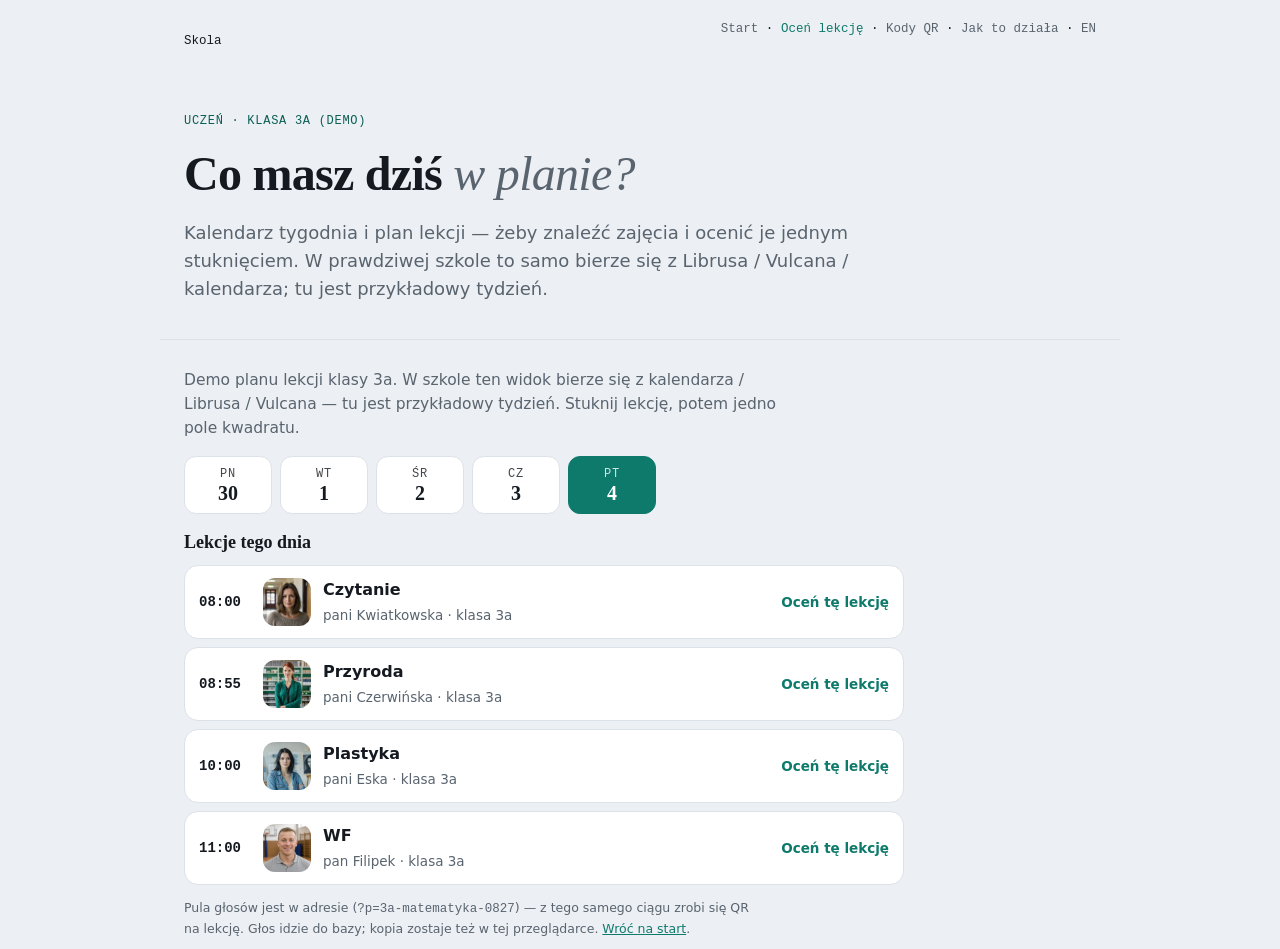
<file: pl/rate.html>
<!doctype html>
<html lang="pl">
<head>
<meta charset="utf-8">
<meta name="viewport" content="width=device-width, initial-scale=1, viewport-fit=cover">
<meta name="description" content="Skola — plan lekcji i ocena zajęć. Wybierz dzień, stuknij lekcję, oceń kwadratem.">
<title>Skola — oceń lekcję</title>
<link rel="stylesheet" href="assets/site.css?v=plan1">
</head>
<body>
<nav class="top">
  <span class="sk-egg-mark">Skola</span>
  <span>
    <a href="./">Start</a>
    · <a class="on" href="rate.html">Oceń lekcję</a>
    · <a href="qr.html">Kody QR</a>
    · <a href="explainer.html">Jak to działa</a>
    · <a href="en/rate.html">EN</a>
  </span>
</nav>
<section class="hero">
  <p class="eyebrow">Uczeń · klasa 3a (demo)</p>
  <h1>Co masz dziś <span class="light">w planie?</span></h1>
  <p class="lede">Kalendarz tygodnia i plan lekcji — żeby znaleźć zajęcia i ocenić je jednym stuknięciem.
  W prawdziwej szkole to samo bierze się z Librusa / Vulcana / kalendarza; tu jest przykładowy tydzień.</p>
</section>
<hr class="rule">
<section class="wrap" id="plan">
  <div id="skola-plan"></div>
</section>
<footer class="wrap">
  <p class="fnote">Pula głosów jest w adresie (<code>?p=3a-matematyka-0827</code>) — z tego samego ciągu zrobi się QR na lekcję.
  Głos idzie do bazy; kopia zostaje też w tej przeglądarce. <a href="./">Wróć na start</a>.</p>
</footer>
<script src="assets/skola.js?v=tiles11"></script>
<script>
window.SKOLA_API = 'https://nerdwar.one/G0/api.php';
Skola.plan(document.getElementById('skola-plan'), { lang: 'pl', assetBase: 'assets/', hash: true });
</script>
<script src="assets/eggs.js?v=4"></script>
</body>
</html>
</file>
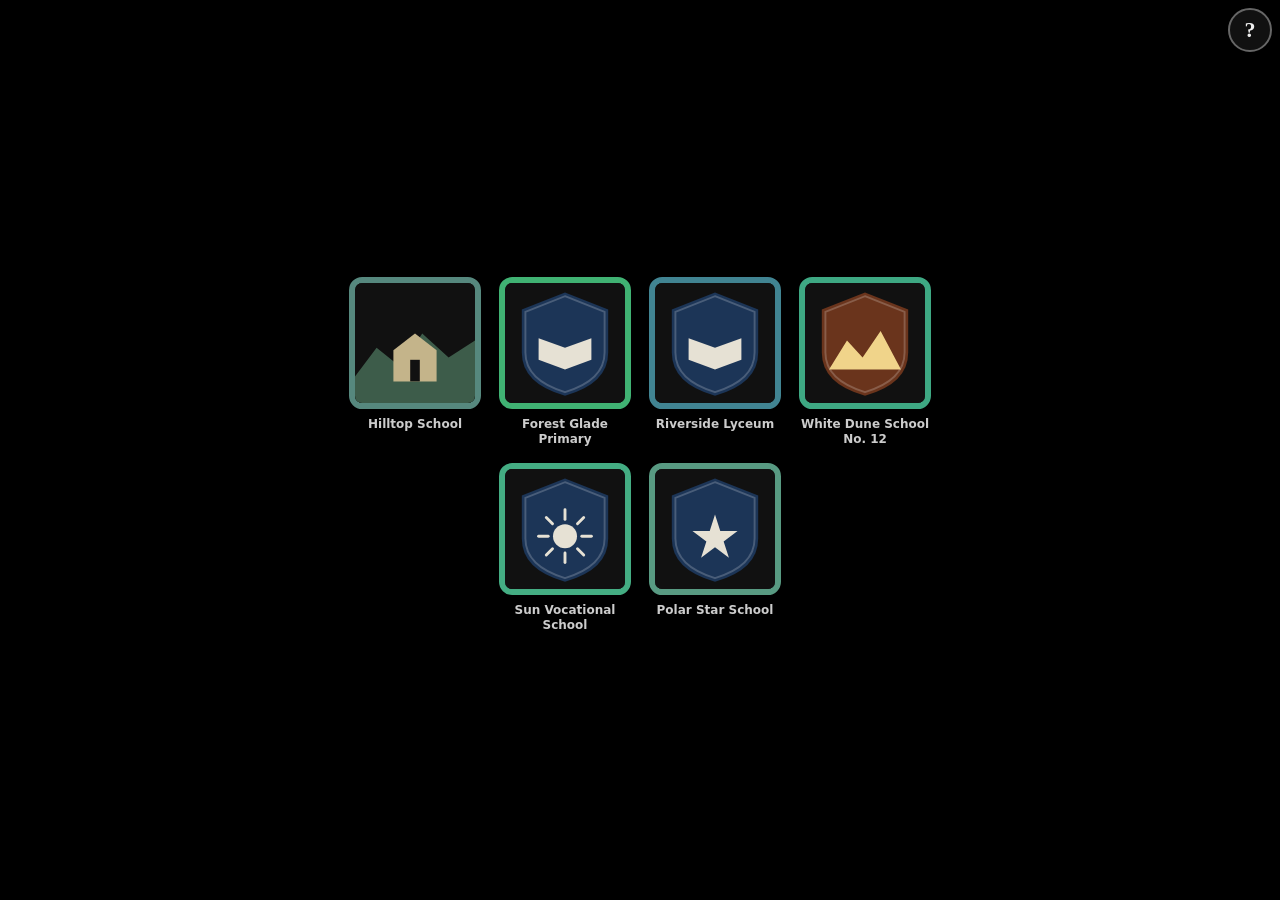
<file: pl/en/app.html>
<!doctype html>
<html lang="en" class="skt-page">
<head>
<meta charset="utf-8">
<meta name="viewport" content="width=device-width, initial-scale=1, viewport-fit=cover">
<meta name="description" content="Skola — tiles. Tap, no text.">
<title>Skola</title>
<link rel="stylesheet" href="../assets/tiles.css?v=11">
</head>
<body class="skt-page">
<div id="skola"></div>
<script src="../assets/skola.js?v=tiles11"></script>
<script>
Skola.tiles(document.getElementById('skola'), { lang: 'en', assetBase: '../assets/', hash: true });
</script>
<script src="../assets/eggs.js?v=4"></script>
</body>
</html>
</file>
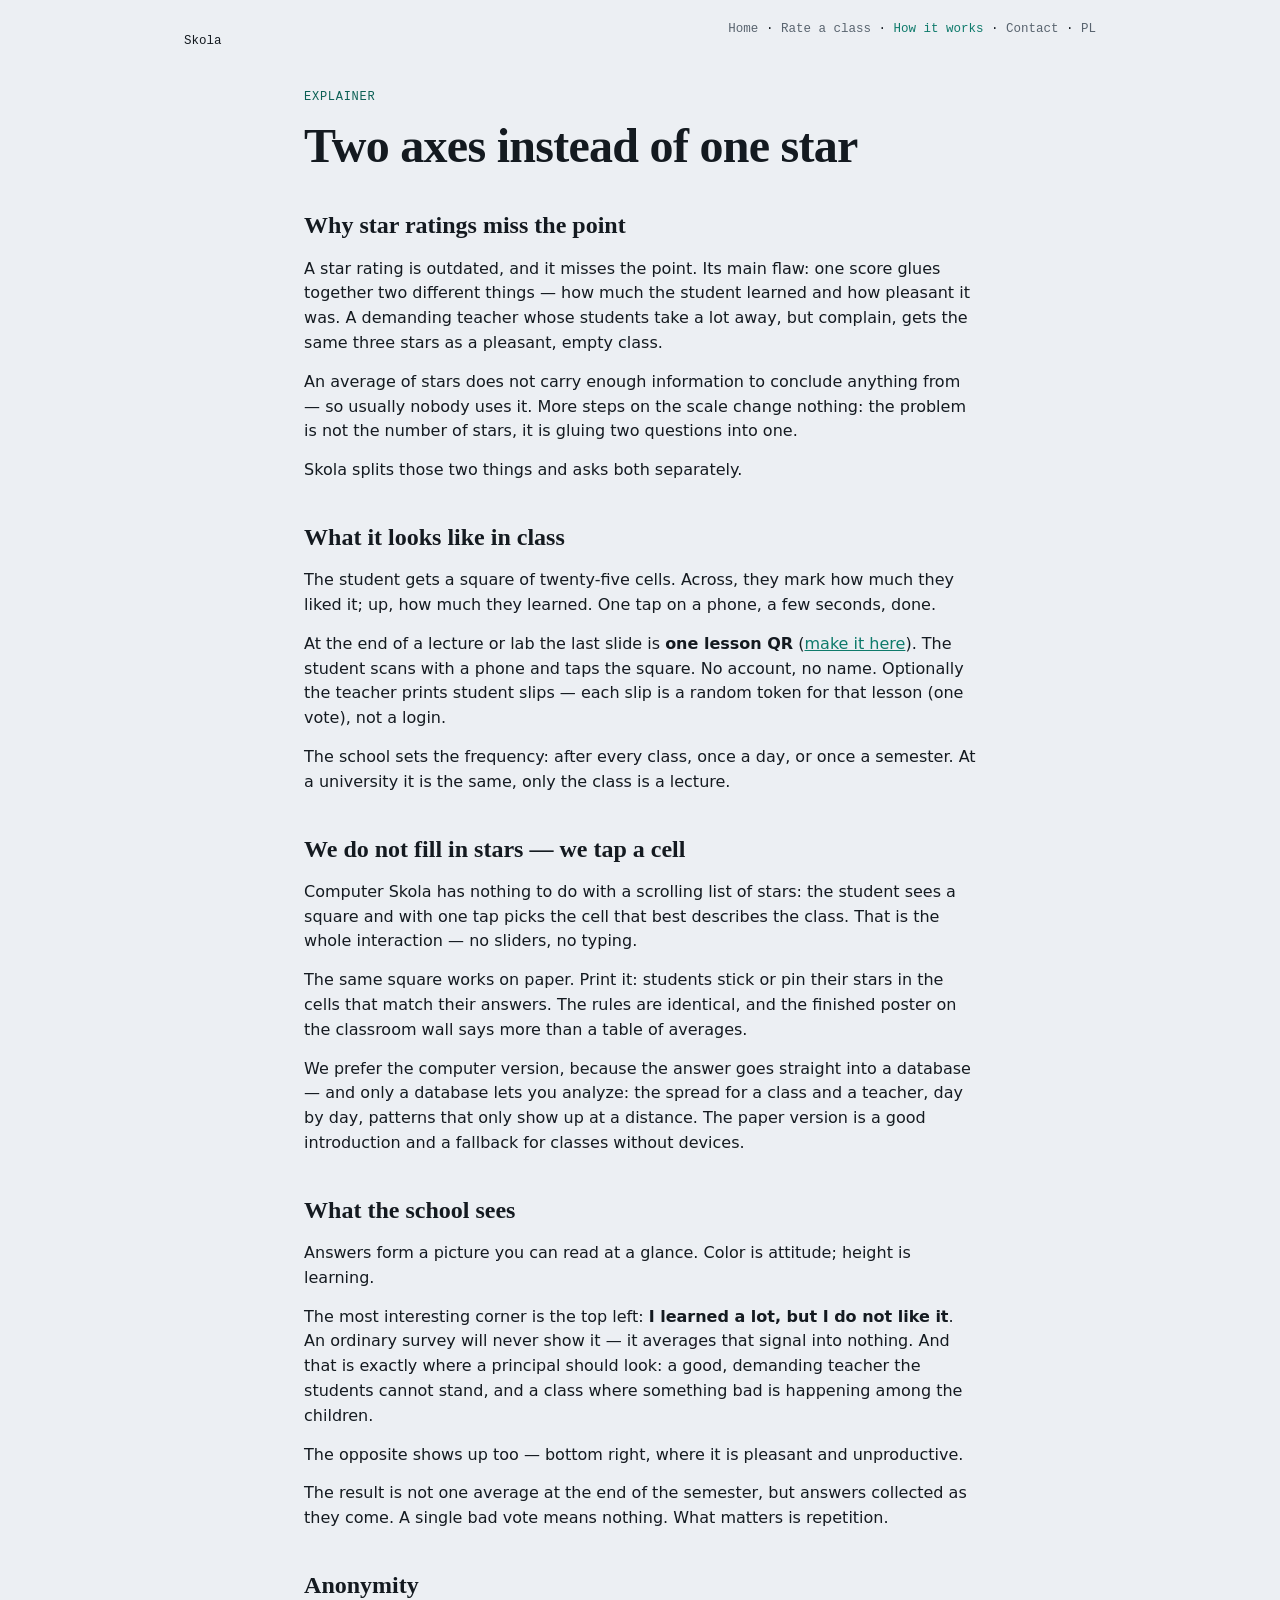
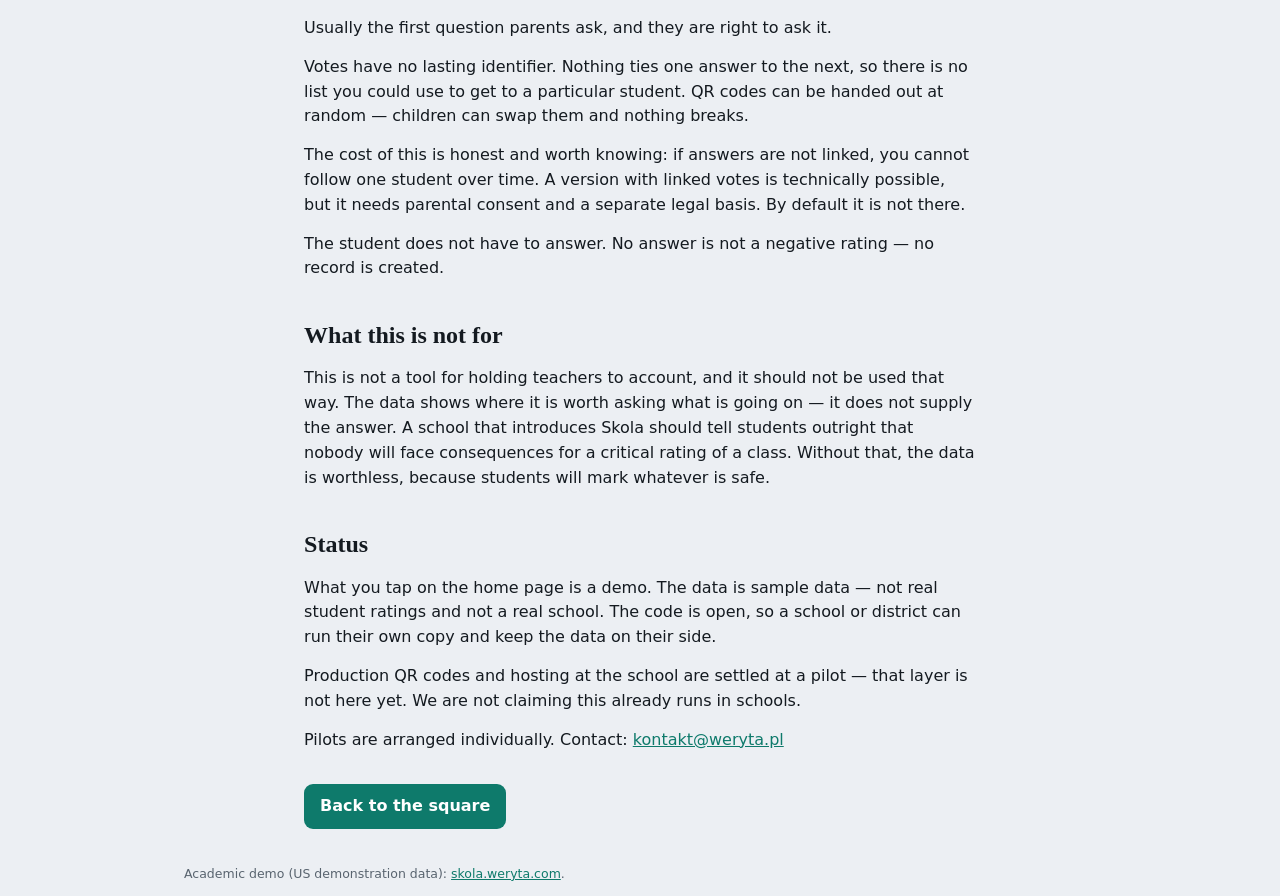
<file: pl/en/explainer.html>
<!doctype html>
<html lang="en">
<head>
<meta charset="utf-8">
<meta name="viewport" content="width=device-width, initial-scale=1, viewport-fit=cover">
<meta name="description" content="Skola — two axes instead of one star. An explainer for schools and universities.">
<link rel="alternate" hreflang="en" href="./explainer.html">
<link rel="alternate" hreflang="pl" href="../explainer.html">
<title>Skola — how it works</title>
<link rel="stylesheet" href="../assets/site.css">
</head>
<body>
<nav class="top">
  <span class="sk-egg-mark">Skola</span>
  <span>
    <a href="./">Home</a>
    · <a href="rate.html">Rate a class</a>
    · <a class="on" href="explainer.html">How it works</a>
    · <a href="mailto:kontakt@weryta.pl">Contact</a>
    · <a href="../explainer.html">PL</a>
  </span>
</nav>
<article class="wrap prose">
  <p class="eyebrow">Explainer</p>
  <h1>Two axes instead of one star</h1>

  <h2>Why star ratings miss the point</h2>
  <p>A star rating is outdated, and it misses the point. Its main flaw:
  one score glues together two different things — how much the student learned
  and how pleasant it was. A demanding teacher whose students take a lot away,
  but complain, gets the same three stars as a pleasant, empty class.</p>
  <p>An average of stars does not carry enough information to conclude anything
  from — so usually nobody uses it. More steps on the scale change nothing:
  the problem is not the number of stars, it is gluing two questions into one.</p>
  <p>Skola splits those two things and asks both separately.</p>

  <h2>What it looks like in class</h2>
  <p>The student gets a square of twenty-five cells. Across, they mark how much
  they liked it; up, how much they learned. One tap on a phone, a few seconds, done.</p>
  <p>At the end of a lecture or lab the last slide is <strong>one lesson QR</strong>
  (<a href="qr.html">make it here</a>). The student scans with a phone and taps the square.
  No account, no name. Optionally the teacher prints student slips —
  each slip is a random token for that lesson (one vote), not a login.</p>
  <p>The school sets the frequency: after every class, once a day, or once a
  semester. At a university it is the same, only the class is a lecture.</p>

  <h2>We do not fill in stars — we tap a cell</h2>
  <p>Computer Skola has nothing to do with a scrolling list of stars:
  the student sees a square and with one tap picks the cell that best describes
  the class. That is the whole interaction — no sliders, no typing.</p>
  <p>The same square works on paper. Print it: students stick or pin their stars
  in the cells that match their answers. The rules are identical, and the finished
  poster on the classroom wall says more than a table of averages.</p>
  <p>We prefer the computer version, because the answer goes straight into a
  database — and only a database lets you analyze: the spread for a class and a
  teacher, day by day, patterns that only show up at a distance. The paper version
  is a good introduction and a fallback for classes without devices.</p>

  <h2>What the school sees</h2>
  <p>Answers form a picture you can read at a glance. Color is attitude; height
  is learning.</p>
  <p>The most interesting corner is the top left: <strong>I learned a lot, but I do not like it</strong>.
  An ordinary survey will never show it — it averages that signal into nothing.
  And that is exactly where a principal should look: a good, demanding teacher
  the students cannot stand, and a class where something bad is happening among
  the children.</p>
  <p>The opposite shows up too — bottom right, where it is pleasant and
  unproductive.</p>
  <p>The result is not one average at the end of the semester, but answers
  collected as they come. A single bad vote means nothing. What matters is
  repetition.</p>

  <h2>Anonymity</h2>
  <p>Usually the first question parents ask, and they are right to ask it.</p>
  <p>Votes have no lasting identifier. Nothing ties one answer to the next,
  so there is no list you could use to get to a particular student. QR codes
  can be handed out at random — children can swap them and nothing breaks.</p>
  <p>The cost of this is honest and worth knowing: if answers are not linked,
  you cannot follow one student over time. A version with linked votes is
  technically possible, but it needs parental consent and a separate legal basis.
  By default it is not there.</p>
  <p>The student does not have to answer. No answer is not a negative rating —
  no record is created.</p>

  <h2>What this is not for</h2>
  <p>This is not a tool for holding teachers to account, and it should not be
  used that way. The data shows where it is worth asking what is going on — it
  does not supply the answer. A school that introduces Skola should tell students
  outright that nobody will face consequences for a critical rating of a class.
  Without that, the data is worthless, because students will mark whatever is
  safe.</p>

  <h2>Status</h2>
  <p>What you tap on the home page is a demo. The data is sample data —
  not real student ratings and not a real school. The code is open, so a school
  or district can run their own copy and keep the data on their side.</p>
  <p>Production QR codes and hosting at the school are settled at a pilot —
  that layer is not here yet. We are not claiming this already runs in schools.</p>
  <p>Pilots are arranged individually. Contact: <a href="mailto:kontakt@weryta.pl">kontakt@weryta.pl</a></p>
  <p><a class="cta" href="./#square">Back to the square</a></p>
</article>
<footer class="wrap">
  <p class="fnote">Academic demo (US demonstration data):
  <a href="https://skola.weryta.com/">skola.weryta.com</a>.</p>
</footer>
<!-- eggs off: ?eggs=0. back on: ?eggs=1. or drop this tag. -->
<script src="../assets/eggs.js?v=4"></script>
</body>
</html>
</file>
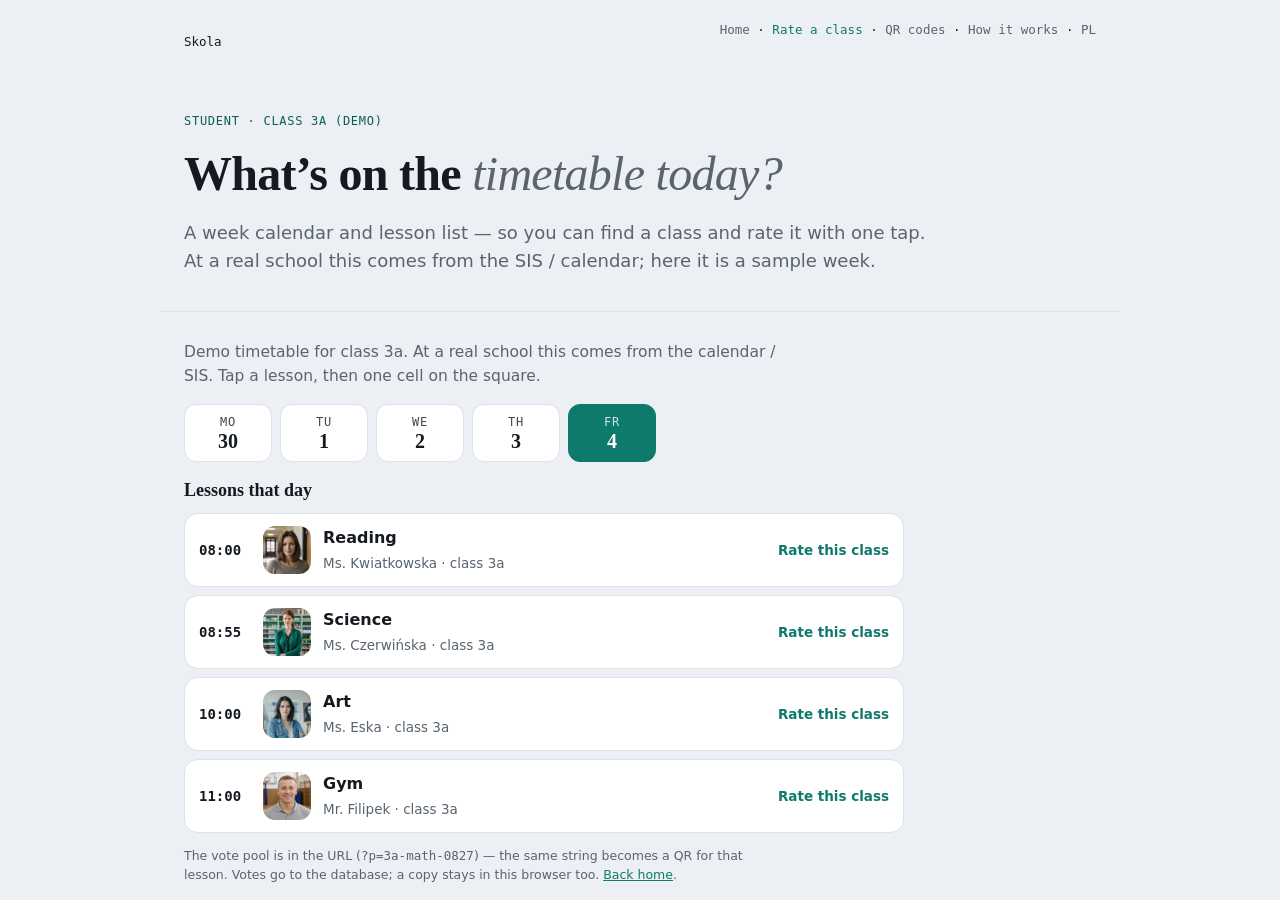
<file: pl/en/rate.html>
<!doctype html>
<html lang="en">
<head>
<meta charset="utf-8">
<meta name="viewport" content="width=device-width, initial-scale=1, viewport-fit=cover">
<meta name="description" content="Skola — timetable and class rating. Pick a day, tap a lesson, rate on the square.">
<title>Skola — rate a class</title>
<link rel="stylesheet" href="../assets/site.css?v=plan1">
</head>
<body>
<nav class="top">
  <span class="sk-egg-mark">Skola</span>
  <span>
    <a href="./">Home</a>
    · <a class="on" href="rate.html">Rate a class</a>
    · <a href="qr.html">QR codes</a>
    · <a href="explainer.html">How it works</a>
    · <a href="../rate.html">PL</a>
  </span>
</nav>
<section class="hero">
  <p class="eyebrow">Student · class 3a (demo)</p>
  <h1>What’s on the <span class="light">timetable today?</span></h1>
  <p class="lede">A week calendar and lesson list — so you can find a class and rate it with one tap.
  At a real school this comes from the SIS / calendar; here it is a sample week.</p>
</section>
<hr class="rule">
<section class="wrap" id="plan">
  <div id="skola-plan"></div>
</section>
<footer class="wrap">
  <p class="fnote">The vote pool is in the URL (<code>?p=3a-math-0827</code>) — the same string becomes a QR for that lesson.
  Votes go to the database; a copy stays in this browser too. <a href="./">Back home</a>.</p>
</footer>
<script src="../assets/skola.js?v=tiles11"></script>
<script>
window.SKOLA_API = 'https://nerdwar.one/G0/api.php';
Skola.plan(document.getElementById('skola-plan'), { lang: 'en', assetBase: '../assets/', hash: true });
</script>
<script src="../assets/eggs.js?v=4"></script>
</body>
</html>
</file>
<file: pl/assets/site.css>
:root{
  --paper:#eceff3; --card:#ffffff; --ink:#141a20; --muted:#59646f;
  --line:#dce2e9; --accent:#0e7a6b; --accent-ink:#0b5f54;
  --serif:"Iowan Old Style",Georgia,"Times New Roman",serif;
  --sans:system-ui,-apple-system,"Segoe UI",Roboto,Helvetica,sans-serif;
  --mono:ui-monospace,"SF Mono","JetBrains Mono","Cascadia Code",Menlo,monospace;
}
@media (prefers-color-scheme:dark){:root{
  --paper:#0d1217; --card:#151c23; --ink:#e7edf3; --muted:#94a2b0;
  --line:#232d38; --accent:#39b7a2; --accent-ink:#5fcdb9;
}}
*{box-sizing:border-box}
body{background:var(--paper);color:var(--ink);font-family:var(--sans);line-height:1.55;margin:0;-webkit-font-smoothing:antialiased}
.wrap{max-width:960px;margin:0 auto;padding:0 24px}
.rule{max-width:960px;margin:28px auto;border:0;border-top:1px solid var(--line)}
nav.top{max-width:960px;margin:0 auto;padding:20px 24px 0;display:flex;justify-content:space-between;gap:16px;flex-wrap:wrap;font-family:var(--mono);font-size:12.5px}
nav.top a{color:var(--muted);text-decoration:none}
nav.top a:hover,nav.top a.on{color:var(--accent)}
.hero{padding:48px 24px 8px;max-width:960px;margin:0 auto}
.eyebrow{font-family:var(--mono);font-size:12px;letter-spacing:.06em;color:var(--accent-ink);text-transform:uppercase;margin:0 0 18px}
h1{font-family:var(--serif);font-size:clamp(32px,5.4vw,48px);font-weight:600;line-height:1.06;letter-spacing:-.015em;margin:0;text-wrap:balance}
h1 .light{color:var(--muted);font-style:italic;font-weight:500}
h2{font-family:var(--serif);font-size:24px;font-weight:600;margin:36px 0 12px}
h3{font-family:var(--serif);font-size:18px;font-weight:600;margin:28px 0 8px}
.lede{font-size:18px;color:var(--muted);max-width:66ch;margin:20px 0 0}
.lede strong{color:var(--ink);font-weight:600}
.chips{display:flex;flex-wrap:wrap;gap:8px;margin:18px 0 0}
.chips button{
  font:inherit;font-size:14.5px;padding:8px 14px;border-radius:999px;
  border:1px solid var(--line);background:var(--card);color:var(--ink);cursor:pointer
}
.chips button:hover{border-color:var(--accent)}
.chips button.on{background:var(--accent);color:#fff;border-color:var(--accent)}
.rolebox{margin:18px 0 0;padding:16px 18px;background:var(--card);border:1px solid var(--line);border-radius:12px;max-width:66ch}
.rolebox p{margin:0 0 10px}
.rolebox p:last-child{margin:0}
.rolebox .k{font-family:var(--mono);font-size:11px;letter-spacing:.06em;text-transform:uppercase;color:var(--accent-ink)}
article.prose{max-width:66ch;padding:24px 0 8px}
article.prose p{margin:0 0 14px}
article.prose ul{margin:0 0 14px;padding-left:1.2em}
footer{padding:44px 24px 72px;color:var(--muted);font-size:12.5px}
footer .fnote{max-width:72ch}
a{color:var(--accent)}
.cta{display:inline-block;margin-top:18px;padding:10px 16px;border-radius:9px;background:var(--accent);color:#fff;text-decoration:none;font-weight:600}
.cta:hover{filter:brightness(1.05)}
.cta.ghost{background:transparent;color:var(--accent);border:1px solid var(--accent);margin-left:8px}

/* Plan lekcji → oceń (calendar + timetable demo) */
.skp{max-width:720px}
.skp-note{color:var(--muted);font-size:15.5px;max-width:62ch;margin:0 0 16px}
.skp-week{display:flex;gap:8px;flex-wrap:wrap;margin:0 0 18px}
.skp-day{
  appearance:none;flex:1 1 0;min-width:56px;max-width:88px;padding:10px 6px;
  border:1px solid var(--line);border-radius:12px;background:var(--card);color:var(--ink);
  cursor:pointer;display:flex;flex-direction:column;align-items:center;gap:2px
}
.skp-day.is-on{border-color:var(--accent);background:var(--accent);color:#fff}
.skp-dow{font:12px var(--mono);letter-spacing:.06em;text-transform:uppercase;opacity:.8}
.skp-dom{font:700 20px/1 var(--serif)}
.skp-h{font:600 18px var(--serif);margin:0 0 12px}
.skp-list{display:flex;flex-direction:column;gap:8px}
.skp-empty{color:var(--muted);margin:0}
.skp-row{
  appearance:none;width:100%;display:grid;grid-template-columns:52px 48px 1fr auto;
  gap:12px;align-items:center;text-align:left;padding:12px 14px;border:1px solid var(--line);
  border-radius:14px;background:var(--card);color:var(--ink);cursor:pointer;font:inherit
}
.skp-row:hover{border-color:var(--accent)}
.skp-time{font:600 14px var(--mono)}
.skp-face{width:48px;height:48px;border-radius:12px;object-fit:cover;background:#111;display:block}
.skp-ini{display:flex;align-items:center;justify-content:center;color:#eee;font-weight:700}
.skp-meta{display:flex;flex-direction:column;gap:2px;min-width:0}
.skp-meta strong{font-size:16px}
.skp-meta span{font-size:13.5px;color:var(--muted)}
.skp-go{font-size:13.5px;font-weight:600;color:var(--accent);white-space:nowrap}
.skp-rate{margin-top:8px}
.skp-back{
  appearance:none;border:0;background:transparent;color:var(--accent);font:inherit;
  font-weight:600;padding:0;margin:0 0 14px;cursor:pointer
}
.skp-lesson{display:flex;gap:14px;align-items:center;margin:0 0 16px}
.skp-pool{font-size:13px;color:var(--muted);margin-top:4px}
.skp-pool code{font-family:var(--mono);font-size:12px}
.skp-status{margin:12px 0 0;color:var(--accent-ink);font-size:14.5px}
@media(max-width:560px){
  .skp-row{grid-template-columns:44px 40px 1fr;grid-template-rows:auto auto}
  .skp-go{grid-column:2 / -1;justify-self:start}
  .skp-face{width:40px;height:40px;border-radius:10px}
}

.skq-form{display:grid;gap:12px;max-width:36rem;margin:22px 0 8px}
.skq-lab{margin:0;font:12px var(--mono);letter-spacing:.06em;text-transform:uppercase;color:var(--accent-ink)}
.skq-form label{display:flex;flex-direction:column;gap:6px;font-size:14.5px}
.skq-form input{
  font:inherit;padding:8px 10px;border:1px solid var(--line);border-radius:9px;
  background:var(--card);color:var(--ink)
}
.skq-actions{margin:4px 0 0}
.skq-out{margin:28px 0 0}
.skq-fig{
  display:inline-block;vertical-align:top;margin:0 16px 22px 0;max-width:280px;
  background:var(--card);border:1px solid var(--line);border-radius:14px;padding:12px;text-align:center
}
.skq-fig img{display:block;margin:0 auto;background:#fff;border-radius:8px}
.skq-fig figcaption{font-size:13px;margin:8px 0 0;word-break:break-word}
.skq-fig.skq-lesson{max-width:320px}
.skq-grid{display:flex;flex-wrap:wrap;gap:12px}
.skq-grid .skq-fig{margin:0;max-width:160px}
.skp-tally{color:var(--muted);font-size:14.5px}
.skp[data-bare] .skp-week,
.skp[data-bare] .skp-list,
.skp[data-bare] .skp-h,
.skp[data-bare] .skp-note,
.skp[data-bare] .skp-back{display:none !important}
@media print{
  .skq-noprint,nav.top,footer,.skq-form,.hero .lede,.hero .eyebrow,.hero h1{display:none !important}
  .skq-out{margin:0}
  .skq-fig{break-inside:avoid}
  body{background:#fff;color:#111}
}
</file>
<file: pl/assets/tiles.css>
/* Dan’s sp.html tile chrome — click, no labels. Prefix .skt so the paper landing stays paper. */
.skt-host{
  --skt-line:#333;
  background:#000;color:#eee;
  min-height:min(78vh,720px);
  border-radius:16px;
  overflow:hidden;
  display:flex;flex-direction:column;align-items:center;
  padding:10px 12px 16px;
  box-sizing:border-box;
  user-select:none;-webkit-tap-highlight-color:transparent;
  position:relative;
}
.skt-page,.skt-page body{margin:0;height:100%;background:#000}
.skt-page .skt-host{min-height:100dvh;height:100%;border-radius:0;padding:max(8px,env(safe-area-inset-top)) 12px max(12px,env(safe-area-inset-bottom))}

.skt-trail{
  display:flex;flex-direction:column;align-items:center;gap:14px;
  flex:0 0 auto;width:100%;padding:8px 48px 10px;
}
.skt-crumb{
  appearance:none;border:3px solid var(--accent,#333);background:#111;
  padding:0;margin:0;width:128px;height:128px;border-radius:10%;
  overflow:hidden;cursor:pointer;flex:0 0 auto;box-sizing:border-box;position:relative;
  transition:box-shadow .2s;
}
.skt-crumb.is-sz0{width:min(56vw,34vh,220px);height:min(56vw,34vh,220px);border-width:6px}
.skt-crumb.is-sz1{width:112px;height:112px;border-width:4px}
.skt-crumb.is-sz2{width:64px;height:64px;border-width:3px}
.skt-crumb img,.skt-crumb .skt-ini{
  display:flex;width:100%;height:100%;align-items:center;justify-content:center;
  object-fit:contain;pointer-events:none;
}
.skt-crumb.is-teacher img,.skt-crumb.is-teacher .skt-ini{object-fit:cover}

.skt-stage{position:relative;flex:1 1 auto;min-height:0;width:100%;display:flex;flex-direction:column;align-items:center;justify-content:center}
.skt-grid{
  flex:0 1 auto;min-height:0;width:100%;max-width:720px;overflow:auto;
  display:flex;flex-wrap:wrap;place-content:center;gap:16px 18px;padding:4px 2px 8px;
  box-sizing:border-box;
}
.skt-tile{
  appearance:none;border:0;background:transparent;padding:0;margin:0;cursor:pointer;
  display:flex;flex-direction:column;align-items:center;width:min(28vw,132px);flex:0 0 auto;color:#eee;
  animation:skt-in .45s cubic-bezier(.2,1.15,.32,1) both;
  animation-delay:calc(var(--i, 0) * 55ms);
}
.skt-frame{
  width:100%;aspect-ratio:1;border-radius:10%;overflow:hidden;background:#111;
  border:6px solid var(--accent,#333);box-sizing:border-box;display:grid;place-items:center;padding:8px;
  transition:transform .2s ease,box-shadow .2s ease;
}
.skt-tile.is-teacher .skt-frame,.skt-tile.is-school .skt-frame{padding:0}
.skt-tile img{display:block;width:100%;height:100%;object-fit:contain;pointer-events:none}
.skt-tile.is-teacher img,.skt-tile.is-school img{object-fit:cover}
.skt-ini{
  font:700 clamp(22px,6vw,36px)/1 system-ui,sans-serif;color:#eee;letter-spacing:.04em;
  width:100%;height:100%;display:flex;align-items:center;justify-content:center;
}
.skt-tile:active{transform:scale(.94)}
.skt-cap{
  margin-top:8px;max-width:100%;text-align:center;
  font:600 12px/1.25 system-ui,sans-serif;color:#ccc;
  overflow:hidden;text-overflow:ellipsis;display:-webkit-box;
  -webkit-line-clamp:2;-webkit-box-orient:vertical;
}

.skt-results{display:flex;flex-direction:column;align-items:center;gap:12px;width:100%;flex:1 1 auto;min-height:0}
.skt-blox{
  width:min(78vw,280px);height:min(78vw,280px);margin:0 auto;
  display:grid;grid-template-columns:repeat(5,1fr);grid-template-rows:repeat(5,1fr);
  gap:3px;padding:6px;box-sizing:border-box;border-radius:10px;border:2px solid #444;background:#000;
}
.skt-blox .cell{border-radius:3px;background:#141414;min-width:0;min-height:0;position:relative}
.skt-blox .cell .sq{
  position:absolute;inset:0;border-radius:2px;
  animation:skt-fill .32s ease both;
  animation-delay:calc(var(--i, 0) * 14ms);
}
.skt-blox.is-in .cell{
  appearance:none;border:0;padding:0;margin:0;cursor:pointer;color:inherit;display:block;width:100%;height:100%;
}
.skt-blox.is-in .cell.is-mine{outline:3px solid #fff;outline-offset:-2px;z-index:1}
.skt-blox.is-in:not(.is-done) .cell:hover{filter:brightness(1.12)}
.skt-blox.is-in .cell:focus-visible{outline:2px solid #eee;outline-offset:-1px}

.skt-lessons{
  flex:0 0 auto;width:min(92vw,360px);margin:0 auto;display:flex;flex-direction:column;gap:6px;
  padding:2px 0 8px;max-height:min(38vh,260px);overflow:auto;
}
.skt-lesson{
  display:grid;grid-template-columns:5.5em 1fr auto;align-items:center;gap:8px;
  padding:10px 12px;border-radius:8px;border:2px solid #444;background:#0d1117;
  color:#eee;text-decoration:none;font:14px/1.25 system-ui,sans-serif;
  animation:skt-in .3s ease both;
  animation-delay:calc(.15s + var(--i, 0) * 40ms);
}
.skt-lesson:hover,.skt-lesson:focus-visible{border-color:#888;outline:none}
.skt-lesson-when{color:#9ab;font-variant-numeric:tabular-nums;white-space:nowrap}
.skt-lesson-what{font-weight:600;overflow:hidden;text-overflow:ellipsis;white-space:nowrap}
.skt-lesson-go{color:#8c8;font-size:12px;font-weight:700;letter-spacing:.02em}
.skt-lessons-more{
  margin-top:4px;text-align:center;color:#9ab;font:13px/1.3 system-ui,sans-serif;text-decoration:none;
}
.skt-lessons-more:hover{color:#eee}
.skt-lessons-empty{margin:0;color:#888;font:13px/1.35 system-ui,sans-serif;text-align:center}

.skt-help{
  appearance:none;position:absolute;z-index:10;
  top:max(8px,env(safe-area-inset-top));right:8px;
  width:44px;height:44px;padding:0;margin:0;
  border-radius:50%;border:2px solid #666;background:#111;color:#eee;
  font:700 22px/1 Georgia,serif;cursor:pointer;
}
.skt-help[aria-expanded="true"]{border-color:#eee}
.skt-hint{
  position:absolute;z-index:9;left:12px;right:12px;bottom:max(12px,env(safe-area-inset-bottom));
  max-width:36em;margin:0 auto;padding:14px 16px;border-radius:12px;
  background:#161616;color:#eee;border:1px solid #444;
  font:15px/1.4 system-ui,sans-serif;
}

@media (hover:hover){
  .skt-tile:hover .skt-frame{
    transform:scale(1.06);
    box-shadow:0 0 0 1px var(--accent),0 0 22px color-mix(in srgb,var(--accent) 60%,transparent);
  }
  .skt-crumb:hover{box-shadow:0 0 22px color-mix(in srgb,var(--accent) 55%,transparent)}
}
.skt-tile:focus-visible .skt-frame,.skt-crumb:focus-visible{
  outline:2px solid #eee;outline-offset:3px;
}

@keyframes skt-in{
  from{opacity:0;transform:translateY(12px) scale(.9)}
  to{opacity:1;transform:none}
}
@keyframes skt-fill{
  from{opacity:0;transform:scale(.35)}
  to{opacity:1;transform:none}
}

@media (prefers-reduced-motion:reduce){
  .skt-tile,.skt-lesson,.skt-blox .cell .sq{animation:none!important}
  .skt-tile .skt-frame{transition:none}
}
</file>
